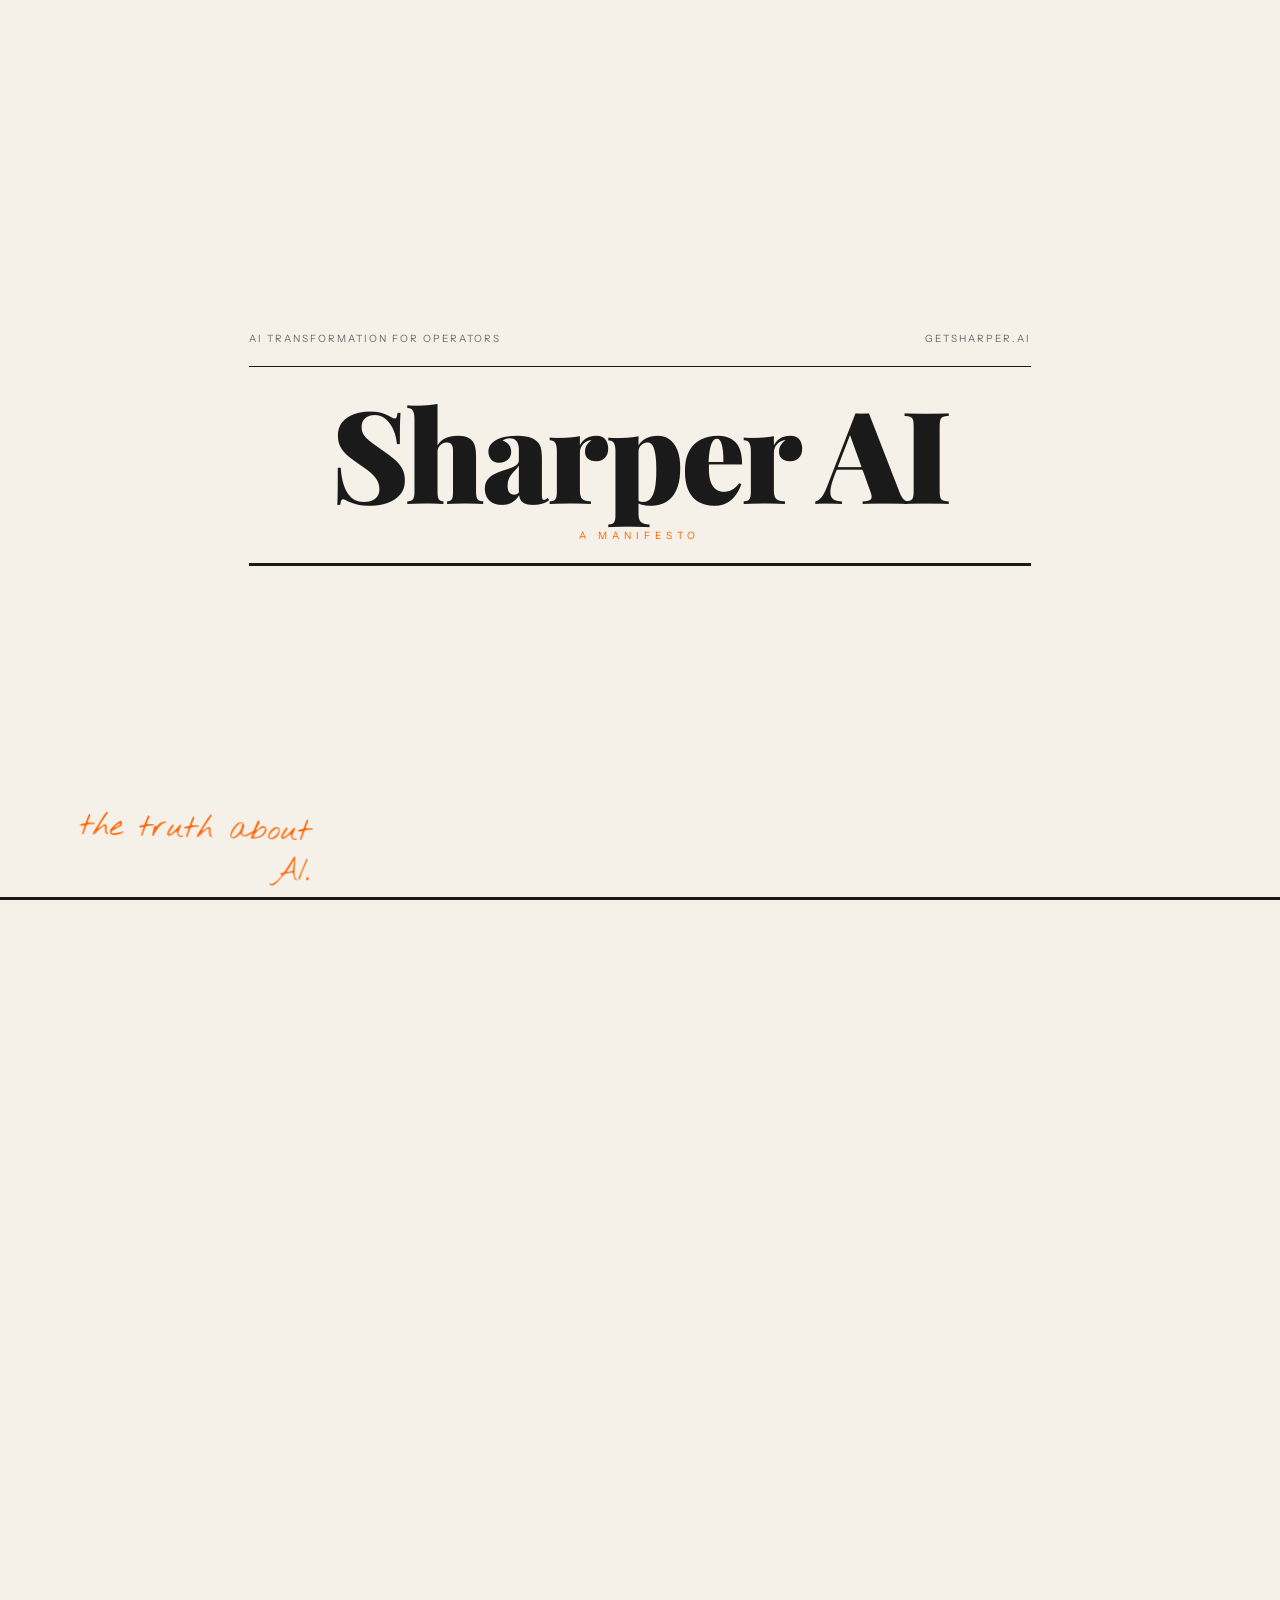
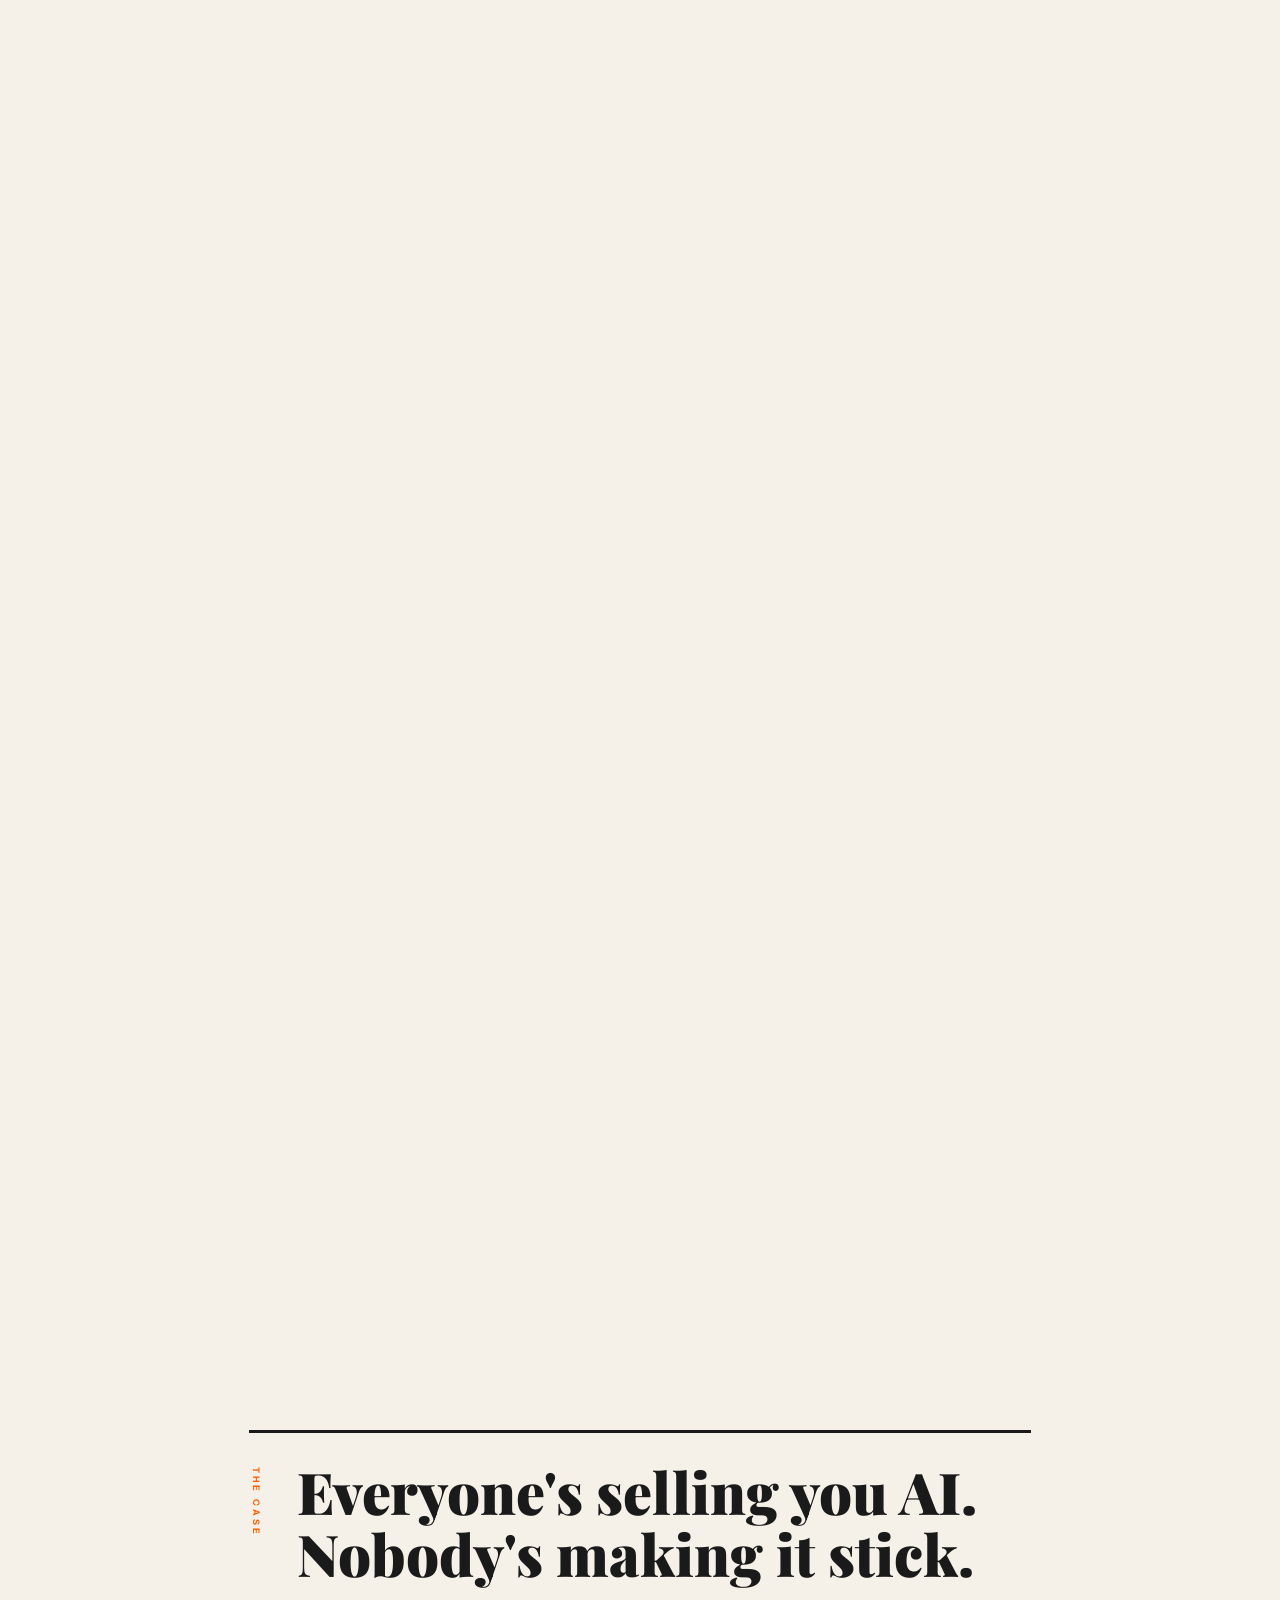
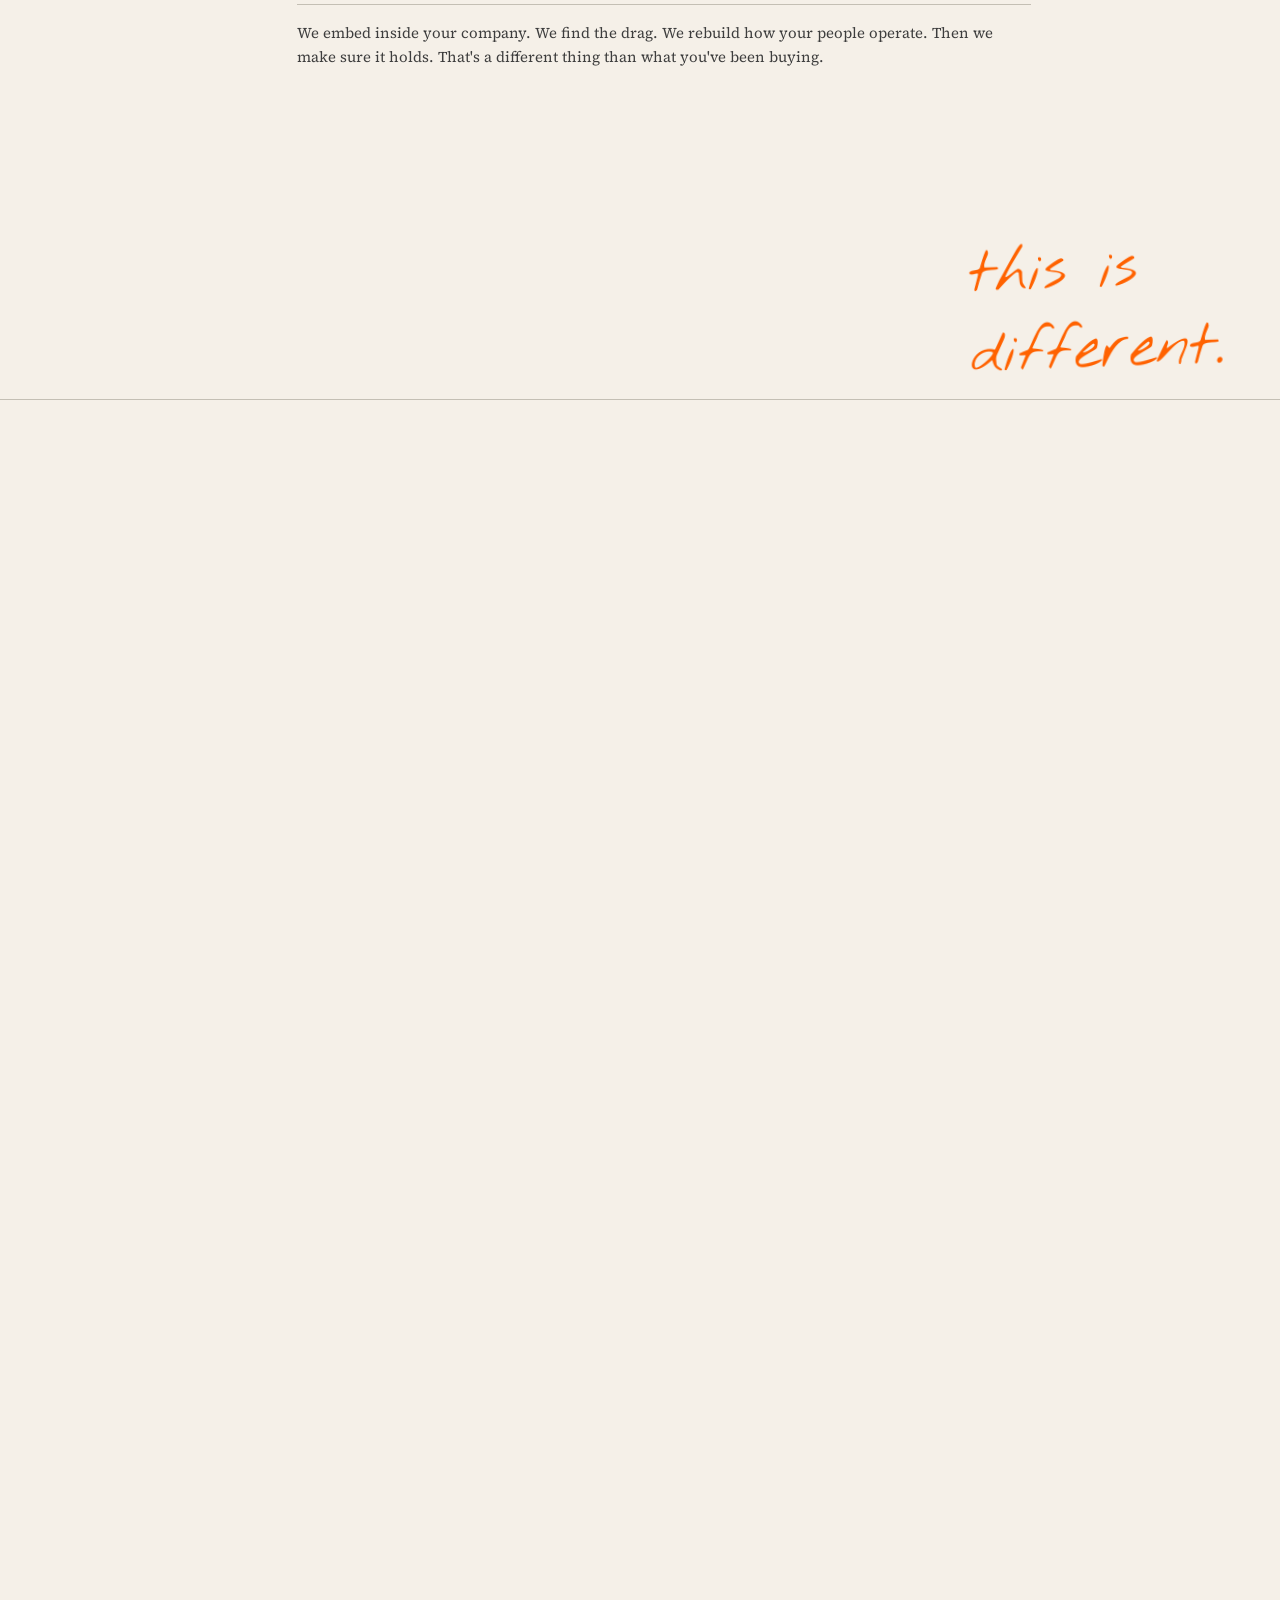
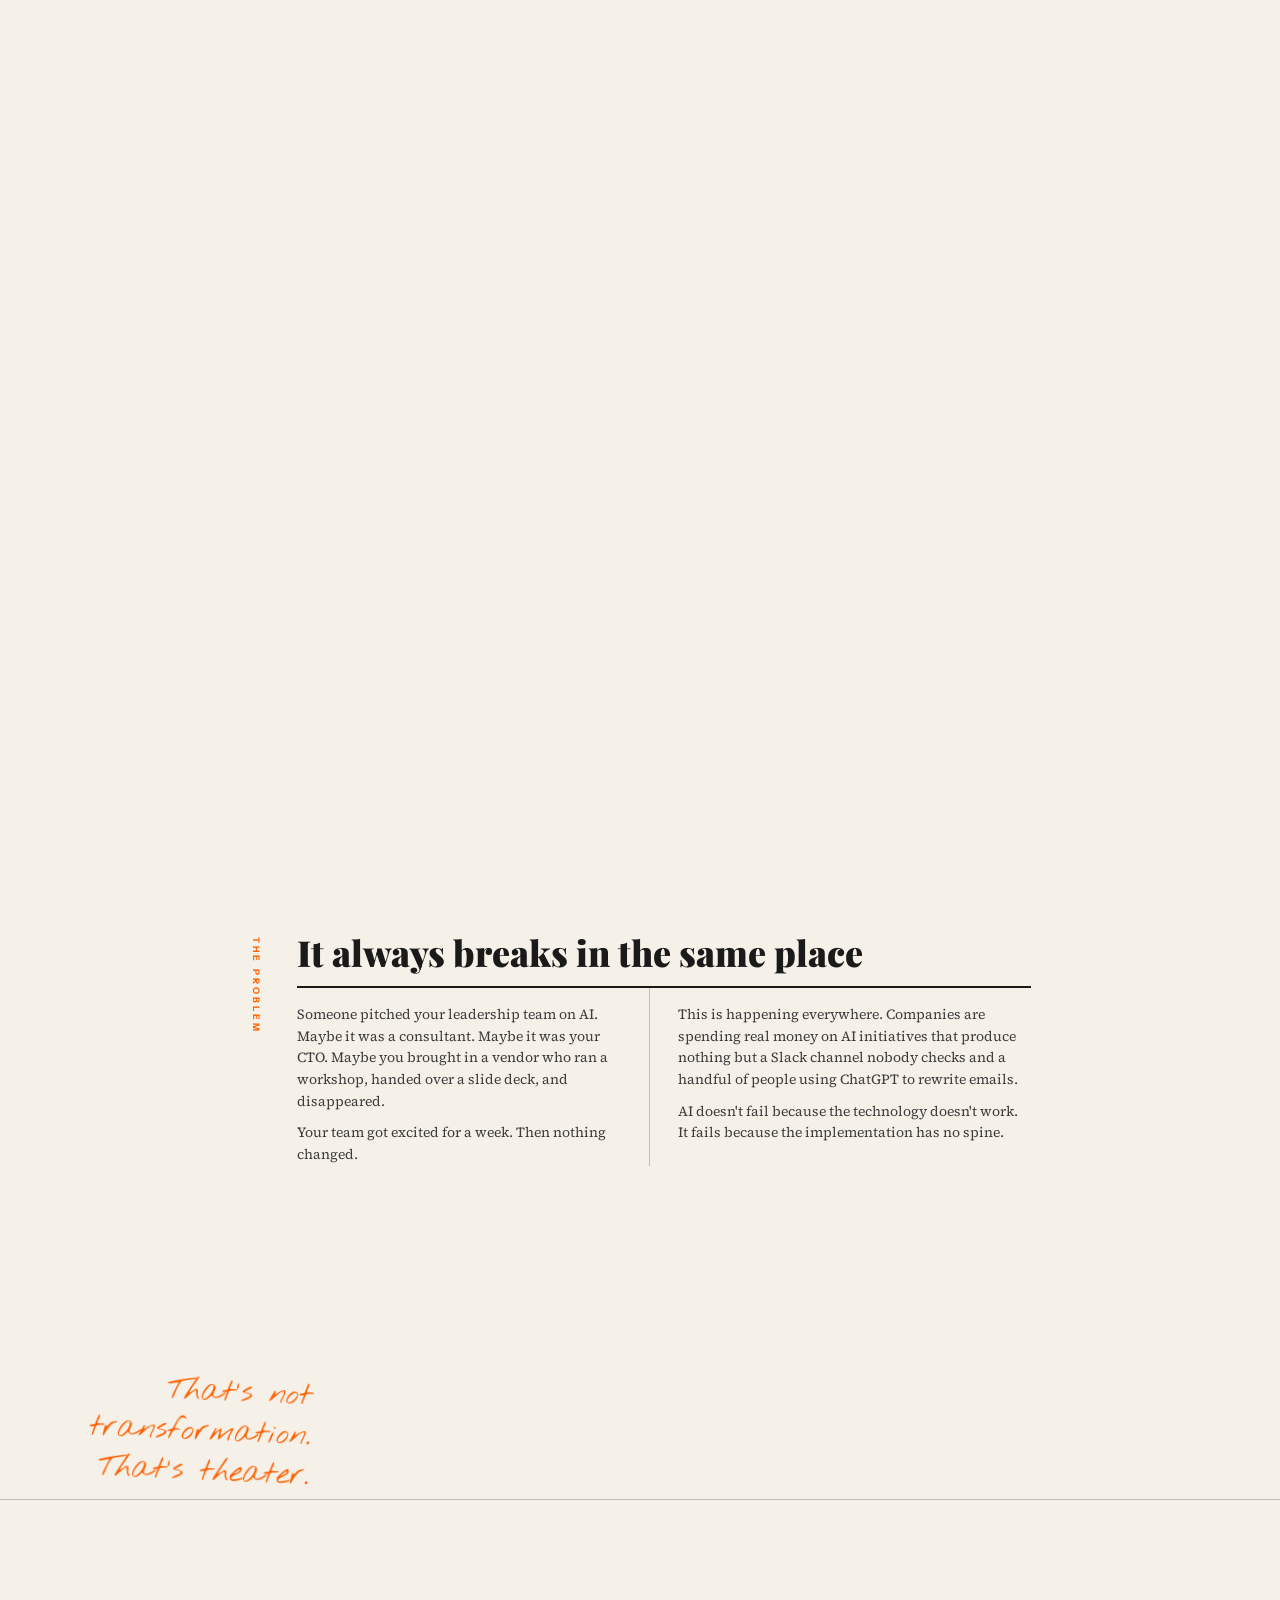
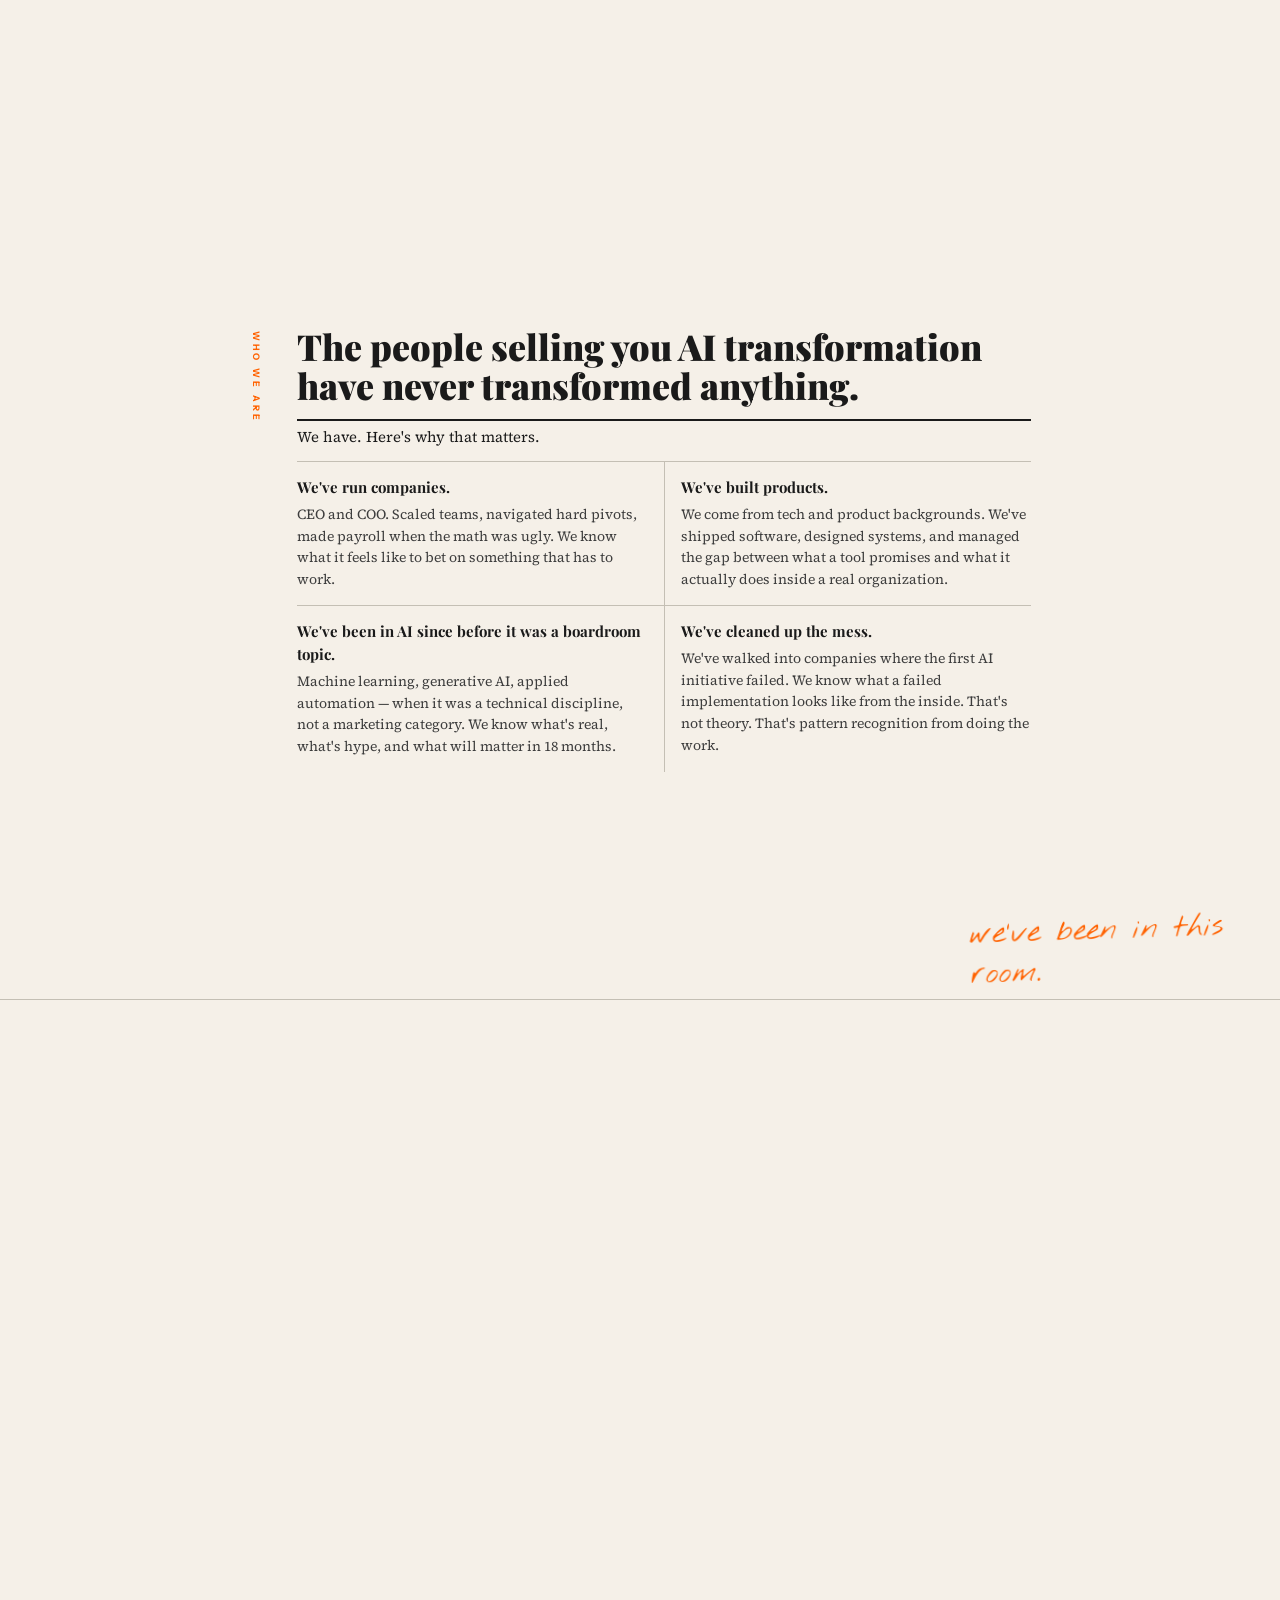
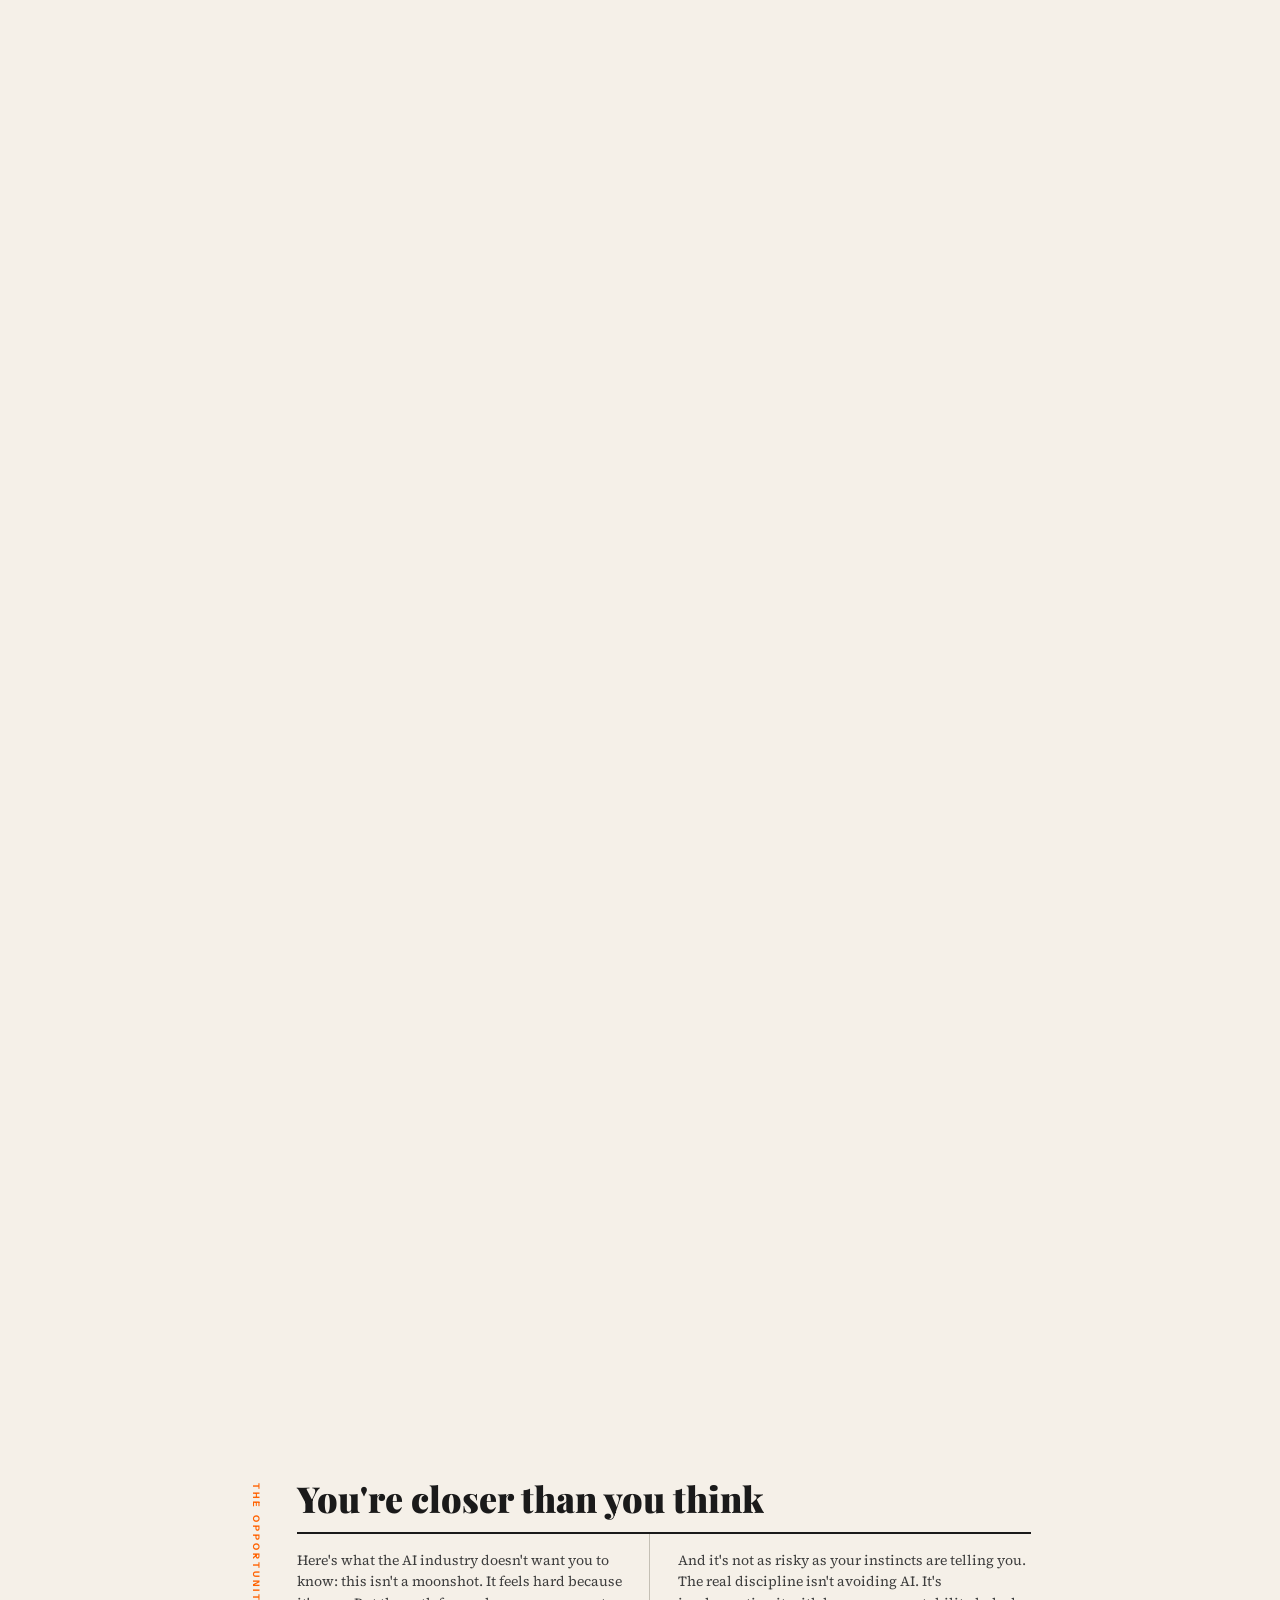
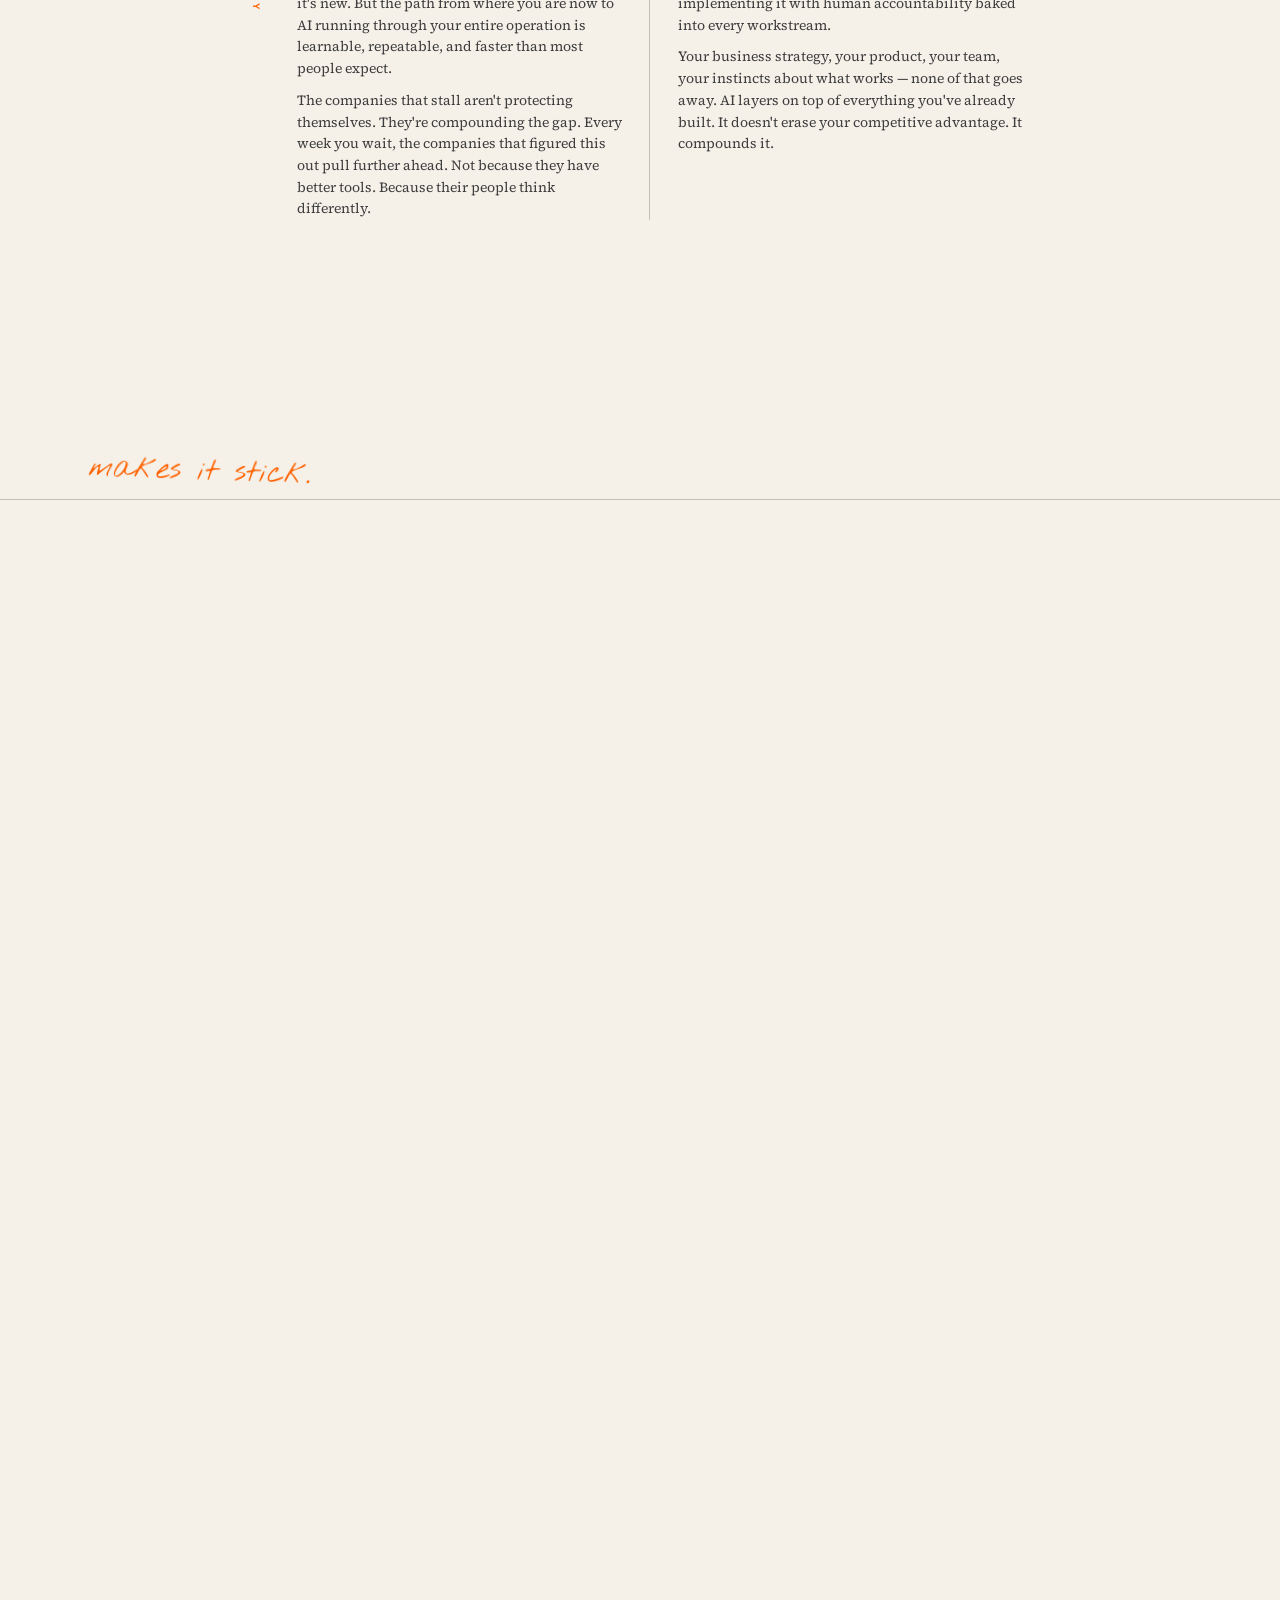
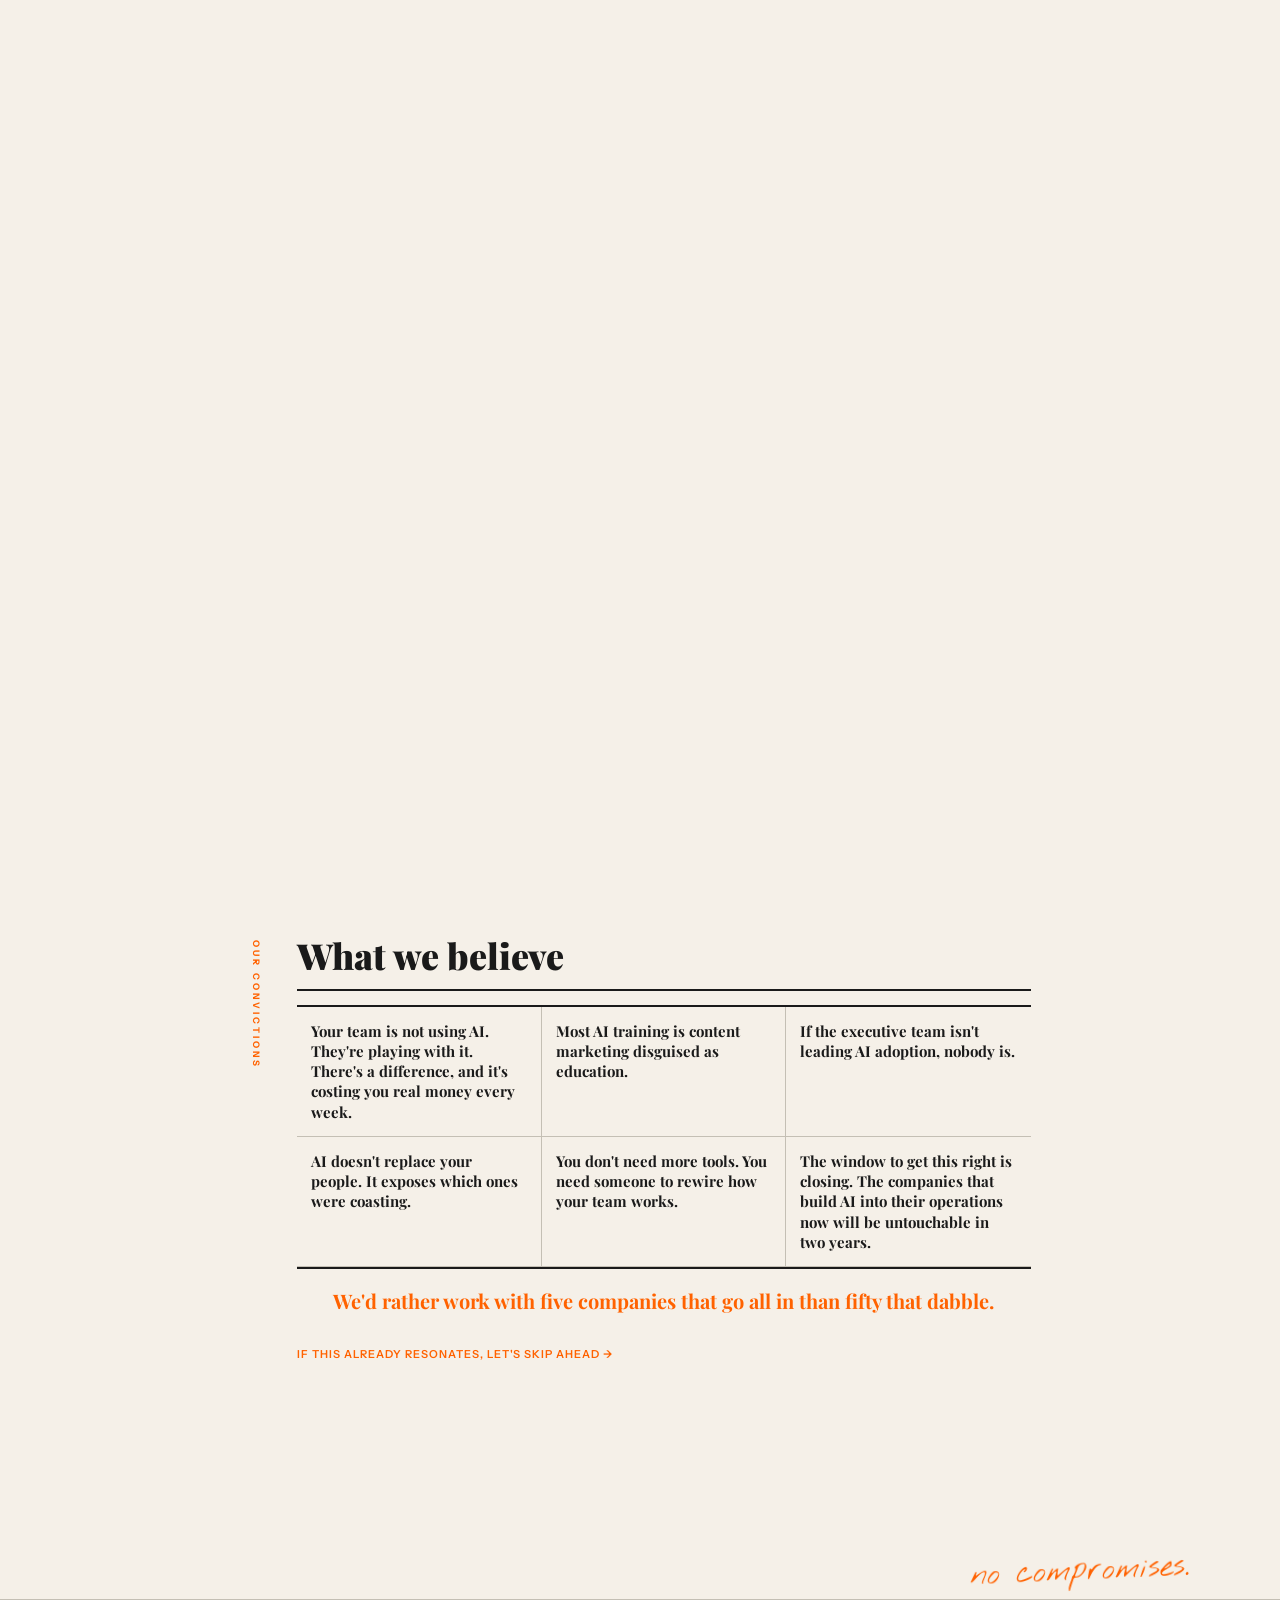
<file: manifesto.html>
<!DOCTYPE html>
<html lang="en">
<head>
<meta charset="UTF-8">
<meta name="viewport" content="width=device-width, initial-scale=1.0">
<title>Sharper AI — Manifesto</title>
<link href="https://fonts.googleapis.com/css2?family=Playfair+Display:ital,wght@0,400;0,700;0,900;1,400;1,700&family=Source+Serif+4:ital,wght@0,400;0,600;1,400&family=Instrument+Sans:wght@400;500;600;700&family=Nothing+You+Could+Do&display=swap" rel="stylesheet">
<style>
*, *::before, *::after { margin: 0; padding: 0; box-sizing: border-box; }

:root {
  --cream: #f5f0e8;
  --paper: #ede8dd;
  --ink: #1a1a1a;
  --ink-light: #3d3d3d;
  --ink-mid: #6b6b6b;
  --rule-light: #c4bfb4;
  --accent: #FF6200;
  --font-display: 'Playfair Display', serif;
  --font-body: 'Source Serif 4', serif;
  --font-sans: 'Instrument Sans', sans-serif;
  --font-script: 'Nothing You Could Do', cursive;
  /* 12-col grid tokens */
  --grid-gap:  24px;
  --grid-max:  1440px;
  --grid-pad:  48px;
}

html {
  scroll-snap-type: y mandatory;
  overflow-y: scroll;
  scroll-behavior: smooth;
}

body {
  background: var(--cream);
  color: var(--ink);
  font-family: var(--font-body);
  font-size: 14px;
  line-height: 1.55;
  -webkit-font-smoothing: antialiased;
}

/* ============================
   SNAP SHELL
   300vh wrapper → sticky 100vh section.
   Snap fires on wrapper (300vh apart), so
   the user scrolls 3× a viewport before the
   next section snaps into place.
   ============================ */
.snap-wrapper {
  height: 300vh;
  scroll-snap-align: start;
}

.snap {
  height: 100vh;
  position: sticky;
  top: 0;
  display: flex;
  align-items: center;
  justify-content: center;
  border-bottom: 1px solid var(--rule-light);
  overflow: hidden;
}

.snap-heavy     { border-bottom: 3px solid var(--ink); }
.snap-top-heavy { border-top: 3px solid var(--ink); border-bottom: none; }

/* ============================
   12-COLUMN PAGE GRID
   ─────────────────────────────
   Layer A (z-1)  : .hw — outer 3 cols, left OR right
   Layer B (z-2)  : .content-cols — middle 8 cols (3→11)
   Overlap zones  : col 3 (left) and col 10 (right)
   ============================ */
.page-grid {
  display: grid;
  grid-template-columns: repeat(12, 1fr);
  grid-template-rows: 1fr;
  column-gap: var(--grid-gap);
  max-width: var(--grid-max);
  width: 100%;
  padding: 0 var(--grid-pad);
  margin: 0 auto;
  height: 100%;
}

/* Middle 8 columns — main content */
.content-cols {
  grid-column: 3 / 11;
  grid-row: 1;
  align-self: center;
  position: relative;
  z-index: 2;
  min-width: 0; /* prevent grid blowout */
}

/* ============================
   HANDWRITTEN OVERLAYS
   Grid items in the outer 3 cols.
   align-self: end anchors to section bottom;
   JS translateY drives the parallax rise.
   ============================ */
.hw {
  grid-row: 1;
  align-self: end;
  z-index: 1;
  position: relative;
  font-family: var(--font-script);
  color: var(--accent);
  opacity: 1;
  pointer-events: none;
  line-height: 1.3;
  font-size: clamp(22px, 2.4vw, 38px);
  will-change: transform;
  padding-bottom: 8px;
}

.hw-left  {
  grid-column: 1 / 4;
  text-align: right;
  padding-right: 16px;
}

.hw-right {
  grid-column: 10 / 13;
  text-align: left;
  padding-left: 16px;
}

@media (prefers-reduced-motion: reduce) {
  .hw { opacity: 0.18; }
}

/* ============================
   INNER SECTION GRID (.sg)
   kicker col (20px) + two content cols
   ============================ */
.sg {
  display: grid;
  grid-template-columns: 20px 1fr 1fr;
  column-gap: 28px;
}

.sg-kicker {
  grid-column: 1;
  grid-row: 1 / 99;
  writing-mode: vertical-lr;
  font-family: var(--font-sans);
  font-size: 9px;
  font-weight: 700;
  letter-spacing: 3px;
  text-transform: uppercase;
  color: var(--accent);
  align-self: start;
  padding-top: 4px;
}

.sg-head {
  grid-column: 2 / 4;
  padding-bottom: 14px;
  border-bottom: 2px solid var(--ink);
}

.sg-body-l {
  grid-column: 2;
  padding-top: 16px;
  padding-right: 20px;
  border-right: 1px solid var(--rule-light);
}

.sg-body-r {
  grid-column: 3;
  padding-top: 16px;
}

.sg-full { grid-column: 2 / 4; }

/* ============================
   HEADLINES & TYPE
   ============================ */
h2 {
  font-family: var(--font-display);
  font-weight: 900;
  font-size: clamp(22px, 2.8vw, 36px);
  line-height: 1.08;
  color: var(--ink);
}

p {
  font-size: 14px;
  line-height: 1.55;
  color: var(--ink-light);
  margin-bottom: 10px;
}
p:last-child { margin-bottom: 0; }

p.lead {
  font-size: 15px;
  color: var(--ink);
  line-height: 1.6;
}

/* ============================
   CALLOUT / QUOTE
   ============================ */
.callout {
  border-left: 3px solid var(--accent);
  padding: 12px 16px;
  background: var(--paper);
  margin-top: 16px;
}

.callout-text {
  font-family: var(--font-display);
  font-weight: 700;
  font-size: clamp(15px, 1.8vw, 20px);
  line-height: 1.3;
  color: var(--ink);
}

.quote-bar {
  border-top: 3px solid var(--accent);
  padding-top: 14px;
  margin-top: 20px;
  font-family: var(--font-display);
  font-weight: 700;
  font-size: clamp(16px, 2vw, 22px);
  line-height: 1.3;
  color: var(--ink);
}

/* ============================
   CREDENTIAL GRID
   ============================ */
.cred-grid {
  display: grid;
  grid-template-columns: 1fr 1fr;
  border-top: 1px solid var(--rule-light);
}

.cred-item {
  padding: 14px 16px 14px 0;
  border-bottom: 1px solid var(--rule-light);
}

.cred-item:nth-child(even) {
  padding-left: 16px;
  padding-right: 0;
  border-left: 1px solid var(--rule-light);
}

.cred-item:nth-last-child(-n+2) { border-bottom: none; }

.cred-label {
  font-family: var(--font-display);
  font-weight: 700;
  font-size: 15px;
  color: var(--ink);
  margin-bottom: 5px;
}

/* ============================
   BELIEFS GRID
   ============================ */
.beliefs-grid {
  display: grid;
  grid-template-columns: 1fr 1fr 1fr;
  border-top: 2px solid var(--ink);
  margin-top: 14px;
}

.belief-item {
  padding: 14px;
  border-right: 1px solid var(--rule-light);
  border-bottom: 1px solid var(--rule-light);
  font-family: var(--font-display);
  font-weight: 700;
  font-size: clamp(12px, 1.4vw, 15px);
  line-height: 1.35;
  color: var(--ink);
}

.belief-item:nth-child(3n) { border-right: none; }

.belief-item.wide {
  grid-column: 1 / -1;
  border-right: none;
  border-bottom: none;
  border-top: 2px solid var(--ink);
  font-size: clamp(15px, 2vw, 20px);
  text-align: center;
  padding: 18px 24px;
  color: var(--accent);
}

.mid-cta {
  margin-top: 14px;
  font-family: var(--font-sans);
  font-size: 11px;
  font-weight: 600;
  letter-spacing: 1px;
  text-transform: uppercase;
}
.mid-cta a { color: var(--accent); text-decoration: none; }
.mid-cta a:hover { text-decoration: underline; }

/* ============================
   CONTRAST GRID
   ============================ */
.contrast-grid {
  display: grid;
  grid-template-columns: 1fr 1fr;
  border-top: 2px solid var(--ink);
  border-bottom: 1px solid var(--rule-light);
  margin-top: 16px;
}

.contrast-cell { padding: 14px 16px; }
.contrast-cell:first-child { border-right: 1px solid var(--rule-light); }

.contrast-cell h4 {
  font-family: var(--font-sans);
  font-size: 9px;
  font-weight: 700;
  letter-spacing: 3px;
  text-transform: uppercase;
  margin-bottom: 8px;
}

.contrast-cell.them h4 { color: var(--ink-mid); }
.contrast-cell.them p  { color: var(--ink-mid); font-size: 13px; }
.contrast-cell.us   h4 { color: var(--accent); }
.contrast-cell.us   p  { color: var(--ink); font-size: 13px; }

/* ============================
   TEAM NOTE
   ============================ */
.team-note {
  font-family: var(--font-sans);
  font-size: 11px;
  font-weight: 700;
  letter-spacing: 2px;
  text-transform: uppercase;
  color: var(--accent);
  border-top: 2px solid var(--ink);
  padding-top: 14px;
  margin-top: 4px;
}

/* ============================
   CTA BUTTON
   ============================ */
.cta-button {
  display: inline-block;
  margin-top: 24px;
  padding: 13px 48px;
  background: var(--ink);
  color: var(--cream);
  font-family: var(--font-sans);
  font-weight: 700;
  font-size: 11px;
  letter-spacing: 2px;
  text-decoration: none;
  text-transform: uppercase;
  transition: background 0.2s;
}
.cta-button:hover { background: var(--accent); }

/* ============================
   MASTHEAD (section 0)
   ============================ */
.masthead-snap { padding: 0; }

.masthead-content {
  display: flex;
  flex-direction: column;
  align-items: center;
  justify-content: center;
  text-align: center;
  height: 100%;
  padding: 40px 0;
}

.masthead-meta {
  display: flex;
  justify-content: space-between;
  width: 100%;
  font-family: var(--font-sans);
  font-size: 10px;
  letter-spacing: 2px;
  text-transform: uppercase;
  color: var(--ink-mid);
  padding-bottom: 20px;
  border-bottom: 1px solid var(--ink);
}

.masthead-title {
  font-family: var(--font-display);
  font-weight: 900;
  font-size: clamp(72px, 10vw, 130px);
  letter-spacing: -3px;
  line-height: 0.88;
  color: var(--ink);
  padding: 28px 0 20px;
}

.masthead-sub {
  font-family: var(--font-sans);
  font-size: 10px;
  letter-spacing: 5px;
  text-transform: uppercase;
  color: var(--accent);
  padding-bottom: 20px;
}

.masthead-rule {
  width: 100%;
  height: 3px;
  background: var(--ink);
}

/* ============================
   HERO (section 1)
   ============================ */
.hero-snap { padding: 0; }

.hero-inner {
  display: grid;
  grid-template-columns: 20px 1fr 1fr;
  column-gap: 28px;
  border-top: 3px solid var(--ink);
  padding-top: 28px;
  width: 100%;
}

.hero-head {
  grid-column: 2 / 4;
  font-family: var(--font-display);
  font-weight: 900;
  font-size: clamp(30px, 4.5vw, 58px);
  line-height: 1.06;
  color: var(--ink);
  padding-bottom: 20px;
  border-bottom: 1px solid var(--rule-light);
}

.hero-kicker {
  grid-column: 1;
  grid-row: 1 / 99;
  writing-mode: vertical-lr;
  font-family: var(--font-sans);
  font-size: 9px;
  font-weight: 700;
  letter-spacing: 3px;
  text-transform: uppercase;
  color: var(--accent);
  align-self: start;
  padding-top: 6px;
}

.hero-sub {
  grid-column: 2 / 4;
  padding-top: 16px;
  font-size: 15px;
  line-height: 1.6;
  color: var(--ink-light);
}

/* ============================
   FOOTER
   ============================ */
footer {
  min-height: 72px;
  display: flex;
  justify-content: space-between;
  align-items: center;
  padding: 20px var(--grid-pad);
  border-top: 1px solid var(--rule-light);
}

footer span, footer a {
  font-family: var(--font-sans);
  font-size: 10px;
  letter-spacing: 3px;
  color: var(--ink-mid);
  text-transform: uppercase;
  text-decoration: none;
}
footer a:hover { color: var(--accent); }

/* ============================
   RESPONSIVE
   ============================ */
/* ============================
   TABLET  ≤ 900px
   hw: absolute overlay, 33vw wide
   ============================ */
@media (max-width: 900px) {
  .page-grid {
    grid-template-columns: 1fr;
    grid-template-rows: 1fr;
    column-gap: 0;
    padding: 0;
    height: 100%;
    position: relative; /* containing block for absolute hw */
  }

  /* hw floats over content as absolute overlay */
  .hw {
    position: absolute;
    bottom: 12px;
    width: 33vw;
    font-size: clamp(16px, 3vw, 26px);
    align-self: auto;
    padding-bottom: 0;
    z-index: 3;
  }

  .hw-left {
    grid-column: auto;
    left: 16px;
    right: auto;
    text-align: left;
    padding-left: 0;
    padding-right: 0;
  }

  .hw-right {
    grid-column: auto;
    right: 16px;
    left: auto;
    text-align: left;
    padding-left: 0;
    padding-right: 0;
  }

  .content-cols {
    grid-column: 1;
    grid-row: 1;
    padding: 28px 20px;
    align-self: center;
  }

  .sg, .hero-inner { grid-template-columns: 1fr; }

  .sg-kicker, .hero-kicker {
    writing-mode: horizontal-tb;
    grid-row: auto;
    margin-bottom: 6px;
  }

  .sg-head, .sg-body-l, .sg-body-r, .sg-full,
  .hero-head, .hero-sub {
    grid-column: 1;
    padding-left: 0;
    padding-right: 0;
    border-left: none;
    border-right: none;
  }

  .sg-body-l {
    border-right: none;
    border-bottom: 1px solid var(--rule-light);
    padding-bottom: 14px;
  }

  .beliefs-grid   { grid-template-columns: 1fr 1fr; }
  .belief-item:nth-child(3n) { border-right: 1px solid var(--rule-light); }
  .belief-item:nth-child(2n) { border-right: none; }

  .contrast-grid  { grid-template-columns: 1fr; }
  .contrast-cell:first-child { border-right: none; border-bottom: 1px solid var(--rule-light); }

  .cred-grid      { grid-template-columns: 1fr; }
  .cred-item:nth-child(even) { padding-left: 0; border-left: none; }
  .cred-item { border-bottom: 1px solid var(--rule-light) !important; }

  .masthead-title { font-size: clamp(36px, 10vw, 60px); padding: 16px 0 12px; }

  footer { padding: 16px; flex-direction: column; gap: 6px; text-align: center; }
}

/* ============================
   MOBILE  ≤ 600px
   hw: 75vw wide, half the content gutter (10px),
   in front of content (z-index: 10)
   ============================ */
@media (max-width: 600px) {
  .hw {
    width: 75vw;
    font-size: clamp(20px, 6vw, 32px);
    z-index: 10;
  }

  .hw-left  { left: 10px; }
  .hw-right { right: 10px; }

  .content-cols { z-index: 1; }
}

/* ============================
   HERO HW  — larger callout variant
   2× font size on desktop; full-width,
   centered on mobile breakpoints.
   Add .hw-hero alongside .hw-left / .hw-right.
   ============================ */
.hw-hero {
  font-size: clamp(44px, 4.8vw, 76px);
}

@media (max-width: 900px) {
  .hw-hero {
    left: 16px;
    right: 16px;
    width: auto;
    text-align: center;
  }
}

@media (max-width: 600px) {
  .hw-hero {
    left: 10px;
    right: 10px;
    width: auto;
    font-size: clamp(32px, 10vw, 56px);
  }
}

/* ============================
   SCROLLABLE SECTIONS  (JS-toggled)
   Added by JS when .content-cols scrollHeight
   exceeds the viewport. Removes the sticky/300vh
   shell so content flows at natural height.
   The next snap fires only after the bottom
   of the section content is scrolled past.
   ============================ */
.snap--scrollable {
  height: auto !important;
  min-height: 100vh;
  position: static !important;
  overflow: visible !important;
  align-items: flex-start !important;
}

.snap--scrollable .page-grid {
  height: auto !important;
  padding-top: 48px;
  padding-bottom: 48px;
}
</style>
</head>
<body>

<!-- ============================
     0. MASTHEAD — hw LEFT
     ============================ -->
<div class="snap-wrapper">
<header class="snap masthead-snap snap-heavy">
  <div class="page-grid">
    <div class="hw hw-left" style="--hw-rot: 1.5deg;">the truth about AI.</div>
    <div class="content-cols masthead-content">
      <div class="masthead-meta">
        <span>AI Transformation for Operators</span>
        <span>getsharper.ai</span>
      </div>
      <div class="masthead-title">Sharper AI</div>
      <div class="masthead-sub">A Manifesto</div>
      <div class="masthead-rule"></div>
    </div>
  </div>
</header>
</div>

<!-- ============================
     1. HERO — hw RIGHT
     ============================ -->
<div class="snap-wrapper">
<section class="snap hero-snap">
  <div class="page-grid">
    <div class="content-cols">
      <div class="hero-inner">
        <div class="hero-kicker">The Case</div>
        <h1 class="hero-head">Everyone's selling you AI. Nobody's making it&nbsp;stick.</h1>
        <p class="hero-sub">We embed inside your company. We find the drag. We rebuild how your people operate. Then we make sure it holds. That's a different thing than what you've been buying.</p>
      </div>
    </div>
    <div class="hw hw-right hw-hero" style="--hw-rot: -2deg;">this is different.</div>
  </div>
</section>
</div>

<!-- ============================
     2. THE PROBLEM — hw LEFT
     ============================ -->
<div class="snap-wrapper">
<section class="snap">
  <div class="page-grid">
    <div class="hw hw-left" style="--hw-rot: 2.5deg;">That's not transformation. That's theater.</div>
    <div class="content-cols">
      <div class="sg">
        <div class="sg-kicker">The Problem</div>
        <div class="sg-head">
          <h2>It always breaks in the same place</h2>
        </div>
        <div class="sg-body-l">
          <p>Someone pitched your leadership team on AI. Maybe it was a consultant. Maybe it was your CTO. Maybe you brought in a vendor who ran a workshop, handed over a slide deck, and disappeared.</p>
          <p>Your team got excited for a week. Then nothing changed.</p>
        </div>
        <div class="sg-body-r">
          <p>This is happening everywhere. Companies are spending real money on AI initiatives that produce nothing but a Slack channel nobody checks and a handful of people using ChatGPT to rewrite emails.</p>
          <p>AI doesn't fail because the technology doesn't work. It fails because the implementation has no spine.</p>
        </div>
      </div>
    </div>
  </div>
</section>
</div>

<!-- ============================
     3. CREDIBILITY — hw RIGHT
     ============================ -->
<div class="snap-wrapper">
<section class="snap">
  <div class="page-grid">
    <div class="content-cols">
      <div class="sg">
        <div class="sg-kicker">Who We Are</div>
        <div class="sg-head">
          <h2>The people selling you AI transformation have never transformed&nbsp;anything.</h2>
        </div>
        <div class="sg-full" style="padding-top: 4px; padding-bottom: 12px;">
          <p class="lead">We have. Here's why that matters.</p>
        </div>
        <div class="sg-full">
          <div class="cred-grid">
            <div class="cred-item">
              <div class="cred-label">We've run companies.</div>
              <p>CEO and COO. Scaled teams, navigated hard pivots, made payroll when the math was ugly. We know what it feels like to bet on something that has to work.</p>
            </div>
            <div class="cred-item">
              <div class="cred-label">We've built products.</div>
              <p>We come from tech and product backgrounds. We've shipped software, designed systems, and managed the gap between what a tool promises and what it actually does inside a real organization.</p>
            </div>
            <div class="cred-item">
              <div class="cred-label">We've been in AI since before it was a boardroom topic.</div>
              <p>Machine learning, generative AI, applied automation — when it was a technical discipline, not a marketing category. We know what's real, what's hype, and what will matter in 18 months.</p>
            </div>
            <div class="cred-item">
              <div class="cred-label">We've cleaned up the mess.</div>
              <p>We've walked into companies where the first AI initiative failed. We know what a failed implementation looks like from the inside. That's not theory. That's pattern recognition from doing the work.</p>
            </div>
          </div>
        </div>
      </div>
    </div>
    <div class="hw hw-right" style="--hw-rot: -1.8deg;">we've been in this room.</div>
  </div>
</section>
</div>

<!-- ============================
     4. THE OPPORTUNITY — hw LEFT
     ============================ -->
<div class="snap-wrapper">
<section class="snap">
  <div class="page-grid">
    <div class="hw hw-left" style="--hw-rot: 2deg;">makes it stick.</div>
    <div class="content-cols">
      <div class="sg">
        <div class="sg-kicker">The Opportunity</div>
        <div class="sg-head">
          <h2>You're closer than you think</h2>
        </div>
        <div class="sg-body-l">
          <p>Here's what the AI industry doesn't want you to know: this isn't a moonshot. It feels hard because it's new. But the path from where you are now to AI running through your entire operation is learnable, repeatable, and faster than most people expect.</p>
          <p>The companies that stall aren't protecting themselves. They're compounding the gap. Every week you wait, the companies that figured this out pull further ahead. Not because they have better tools. Because their people think differently.</p>
        </div>
        <div class="sg-body-r">
          <p>And it's not as risky as your instincts are telling you. The real discipline isn't avoiding AI. It's implementing it with human accountability baked into every workstream.</p>
          <p>Your business strategy, your product, your team, your instincts about what works — none of that goes away. AI layers on top of everything you've already built. It doesn't erase your competitive advantage. It compounds it.</p>
        </div>
      </div>
    </div>
  </div>
</section>
</div>

<!-- ============================
     5. BELIEFS — hw RIGHT
     ============================ -->
<div class="snap-wrapper">
<section class="snap">
  <div class="page-grid">
    <div class="content-cols">
      <div class="sg">
        <div class="sg-kicker">Our Convictions</div>
        <div class="sg-head">
          <h2>What we believe</h2>
        </div>
        <div class="sg-full">
          <div class="beliefs-grid">
            <div class="belief-item">Your team is not using AI. They're playing with it. There's a difference, and it's costing you real money every week.</div>
            <div class="belief-item">Most AI training is content marketing disguised as education.</div>
            <div class="belief-item">If the executive team isn't leading AI adoption, nobody is.</div>
            <div class="belief-item">AI doesn't replace your people. It exposes which ones were coasting.</div>
            <div class="belief-item">You don't need more tools. You need someone to rewire how your team works.</div>
            <div class="belief-item">The window to get this right is closing. The companies that build AI into their operations now will be untouchable in two years.</div>
            <div class="belief-item wide">We'd rather work with five companies that go all in than fifty that dabble.</div>
          </div>
        </div>
        <div class="sg-full">
          <div class="mid-cta">
            <a href="https://calendly.com/thechrisdumas/30min" target="_blank">If this already resonates, let's skip ahead →</a>
          </div>
        </div>
      </div>
    </div>
    <div class="hw hw-right" style="--hw-rot: -2.5deg;">no compromises.</div>
  </div>
</section>
</div>

<!-- ============================
     6. EMBEDDED VS EXTERNAL — hw LEFT
     ============================ -->
<div class="snap-wrapper">
<section class="snap">
  <div class="page-grid">
    <div class="hw hw-left" style="--hw-rot: 1.8deg;">Embedded looks like a partner.</div>
    <div class="content-cols">
      <div class="sg">
        <div class="sg-kicker">The Difference</div>
        <div class="sg-head">
          <h2>There's a reason nothing changed last time</h2>
        </div>
        <div class="sg-body-l">
          <p>Most AI companies work like this: they come in, run a session, leave materials, and send an invoice. Their work ends where yours begins. You're left trying to turn a workshop into an operating change with no support, no system, and no accountability.</p>
          <p>That's external. That's what you've been buying.</p>
        </div>
        <div class="sg-body-r">
          <div class="contrast-grid">
            <div class="contrast-cell them">
              <h4>External</h4>
              <p>Shows up for a day. Presents to your team. Leaves a slide deck. Moves on. You figure out the hard part alone.</p>
            </div>
            <div class="contrast-cell us">
              <h4>Embedded</h4>
              <p>Moves in for weeks. Works alongside your people. Rebuilds workflows in context. Stays until the change holds.</p>
            </div>
          </div>
        </div>
      </div>
    </div>
  </div>
</section>
</div>

<!-- ============================
     7. HOW WE WORK — hw RIGHT
     ============================ -->
<div class="snap-wrapper">
<section class="snap">
  <div class="page-grid">
    <div class="content-cols">
      <div class="sg">
        <div class="sg-kicker">The Engagement</div>
        <div class="sg-head">
          <h2>How this works</h2>
        </div>
        <div class="sg-body-l">
          <p>We take on a small number of companies at a time. Single digits. Every engagement gets our senior team, not a bench of juniors running a playbook.</p>
          <p>We start with your leadership. A two-day intensive where your executive team gets aligned on what AI actually changes for your business, what to prioritize, and what to ignore. No theory. Decisions and a 90-day plan.</p>
        </div>
        <div class="sg-body-r">
          <p>Then we embed. We work inside your company for weeks, not hours. We map your workflows, retrain your people in the context of their actual jobs, build the automations that matter, and put measurement in place so you can see what's working.</p>
          <p>We stay until it sticks. That's the commitment we make.</p>
        </div>
      </div>
    </div>
    <div class="hw hw-right" style="--hw-rot: -2deg;">we're expensive because it works.</div>
  </div>
</section>
</div>

<!-- ============================
     8. THE COMMITMENT — hw LEFT
     ============================ -->
<div class="snap-wrapper">
<section class="snap">
  <div class="page-grid">
    <div class="hw hw-left" style="--hw-rot: 2.2deg;">done with the half-measures.</div>
    <div class="content-cols">
      <div class="sg">
        <div class="sg-kicker">The Commitment</div>
        <div class="sg-head">
          <h2>We will also say no to you.</h2>
        </div>
        <div class="sg-body-l">
          <p>If your executive team isn't in the room, we pass. If you want a half-day workshop so you can check a box, we pass. If your idea of AI transformation is buying Copilot licenses and hoping for the best, we pass.</p>
        </div>
        <div class="sg-body-r">
          <p>We need commitment. Real commitment. The kind where you're willing to let us tell your team that how they've been working isn't good enough anymore.</p>
          <p>The companies that get the most from this engagement are the ones who decide, before we start, that they're done with the half-measures.</p>
        </div>
      </div>
    </div>
  </div>
</section>
</div>

<!-- ============================
     9. TEAM — hw RIGHT
     ============================ -->
<div class="snap-wrapper">
<section class="snap">
  <div class="page-grid">
    <div class="content-cols">
      <div class="sg">
        <div class="sg-kicker">The Team</div>
        <div class="sg-head">
          <h2>Who does the work</h2>
        </div>
        <div class="sg-body-l">
          <p>This isn't a firm where you talk to the senior partner and get handed to someone you've never met.</p>
          <p>Chris Dumas is our founder. Former CEO and COO who's scaled companies from the inside. He touches every engagement because he gives a shit about you, your team, and your company. He's the person in the room with your leadership team and the person in the workflows with your people.</p>
        </div>
        <div class="sg-body-r">
          <p>The team around him has built products you've used, led organizations you'd recognize, and shipped AI systems that actually run in production. They come from operations, engineering, and product backgrounds.</p>
          <p>You meet your team before anything starts. They're dedicated to your engagement. Not split across a dozen accounts. Not swapped out halfway through.</p>
        </div>
      </div>
    </div>
    <div class="hw hw-right" style="--hw-rot: -1.5deg;">No juniors. No subcontractors. No bait and switch.</div>
  </div>
</section>
</div>

<!-- ============================
     10. CTA — hw LEFT
     ============================ -->
<div class="snap-wrapper">
<section class="snap snap-top-heavy">
  <div class="page-grid">
    <div class="hw hw-left hw-hero" style="--hw-rot: 2deg;">let's find out.</div>
    <div class="content-cols" style="text-align: center;">
      <h2 style="font-size: clamp(28px, 4vw, 48px); margin-bottom: 14px;">Let's see if we're a fit.</h2>
      <p style="font-size: 15px; color: var(--ink-light); margin-bottom: 8px;">Not every company is ready for this. That's fine. We'd rather have an honest conversation now than waste your time later.</p>
      <p style="font-size: 15px; color: var(--ink-light);">No pitch. No slide deck. Just two people who run businesses figuring out if this is worth doing together.</p>
      <a href="https://calendly.com/thechrisdumas/30min" class="cta-button" target="_blank">Let's Talk</a>
    </div>
  </div>
</section>
</div>

<footer>
  <span>Sharper AI</span>
  <a href="mailto:chris@getsharper.ai">chris@getsharper.ai</a>
</footer>

<script>
  // Parallax for .hw overlays.
  // Skips sections marked .snap--scrollable (handled by natural document scroll).
  (function () {
    const hwEls = document.querySelectorAll('.hw');
    let rafId = null;

    function update() {
      const VH = window.innerHeight;
      hwEls.forEach(hw => {
        const section = hw.closest('.snap');
        const wrapper = section ? section.parentElement : null;
        if (!wrapper) return;
        const rotBase = parseFloat(
          getComputedStyle(hw).getPropertyValue('--hw-rot').trim()
        ) || -2;
        const rot = rotBase * (window.innerWidth <= 600 ? 3 : 1);
        let progress, travelY;
        if (section.classList.contains('snap--scrollable')) {
          // Normal document flow: track section position as it scrolls through viewport.
          // progress 0 when section top enters viewport, 1 when section bottom leaves.
          const rect = section.getBoundingClientRect();
          const sectionH = section.offsetHeight;
          progress = Math.max(0, Math.min(1, (VH - rect.top) / (sectionH + VH)));
          // Travel the full section height so hw reaches the top of the section
          travelY = sectionH * 0.9;
        } else {
          // Sticky section: wrapper.top goes from 0 → -(2*VH) during dwell
          const rect = wrapper.getBoundingClientRect();
          progress = Math.max(0, Math.min(1, -rect.top / (VH * 2)));
          travelY = VH * 0.75;
        }
        hw.style.transform = `translateY(${-progress * travelY}px) rotate(${rot}deg)`;
      });
      rafId = null;
    }

    window.addEventListener('scroll', () => {
      if (!rafId) rafId = requestAnimationFrame(update);
    }, { passive: true });

    window.addEventListener('resize', () => {
      if (!rafId) rafId = requestAnimationFrame(update);
    }, { passive: true });

    if (document.readyState === 'complete') update();
    else window.addEventListener('load', update);
  }());

  // Overflow detection: when .content-cols scrollHeight > viewport,
  // collapse the 300vh wrapper to auto so content scrolls naturally.
  // The next snap section only fires after the bottom is cleared.
  (function () {
    function checkOverflow() {
      const VH = window.innerHeight;
      document.querySelectorAll('.snap').forEach(section => {
        const contentCols = section.querySelector('.content-cols');
        if (!contentCols) return;
        const overflows = contentCols.scrollHeight > VH - 80;
        const isScrollable = section.classList.contains('snap--scrollable');
        const wrapper = section.parentElement;

        if (overflows && !isScrollable) {
          section.classList.add('snap--scrollable');
          if (wrapper?.classList.contains('snap-wrapper')) {
            wrapper.style.height = 'auto';
            wrapper.style.minHeight = '100vh';
          }
        } else if (!overflows && isScrollable) {
          section.classList.remove('snap--scrollable');
          if (wrapper?.classList.contains('snap-wrapper')) {
            wrapper.style.height = '';
            wrapper.style.minHeight = '';
          }
        }
      });
    }

    window.addEventListener('resize', checkOverflow);
    if (document.readyState === 'complete') checkOverflow();
    else window.addEventListener('load', checkOverflow);
  }());
</script>
</body>
</html>
</file>
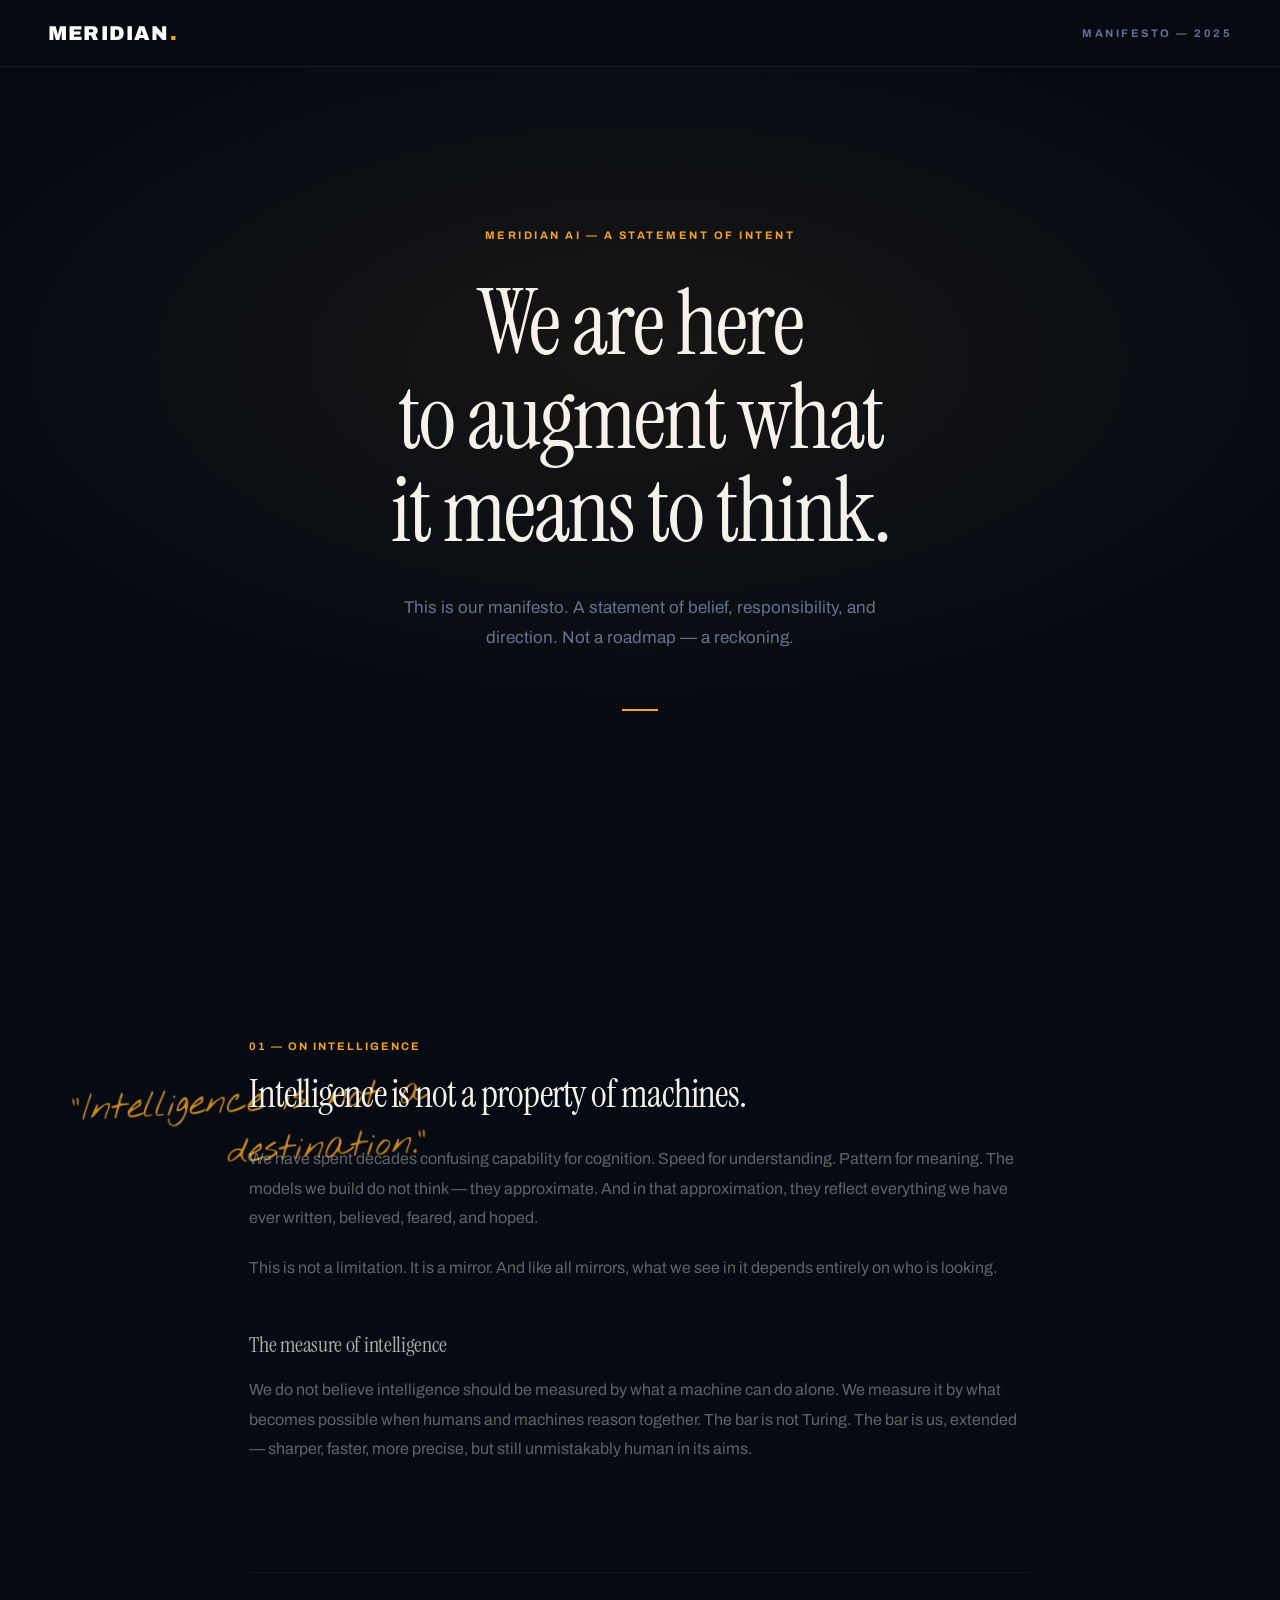
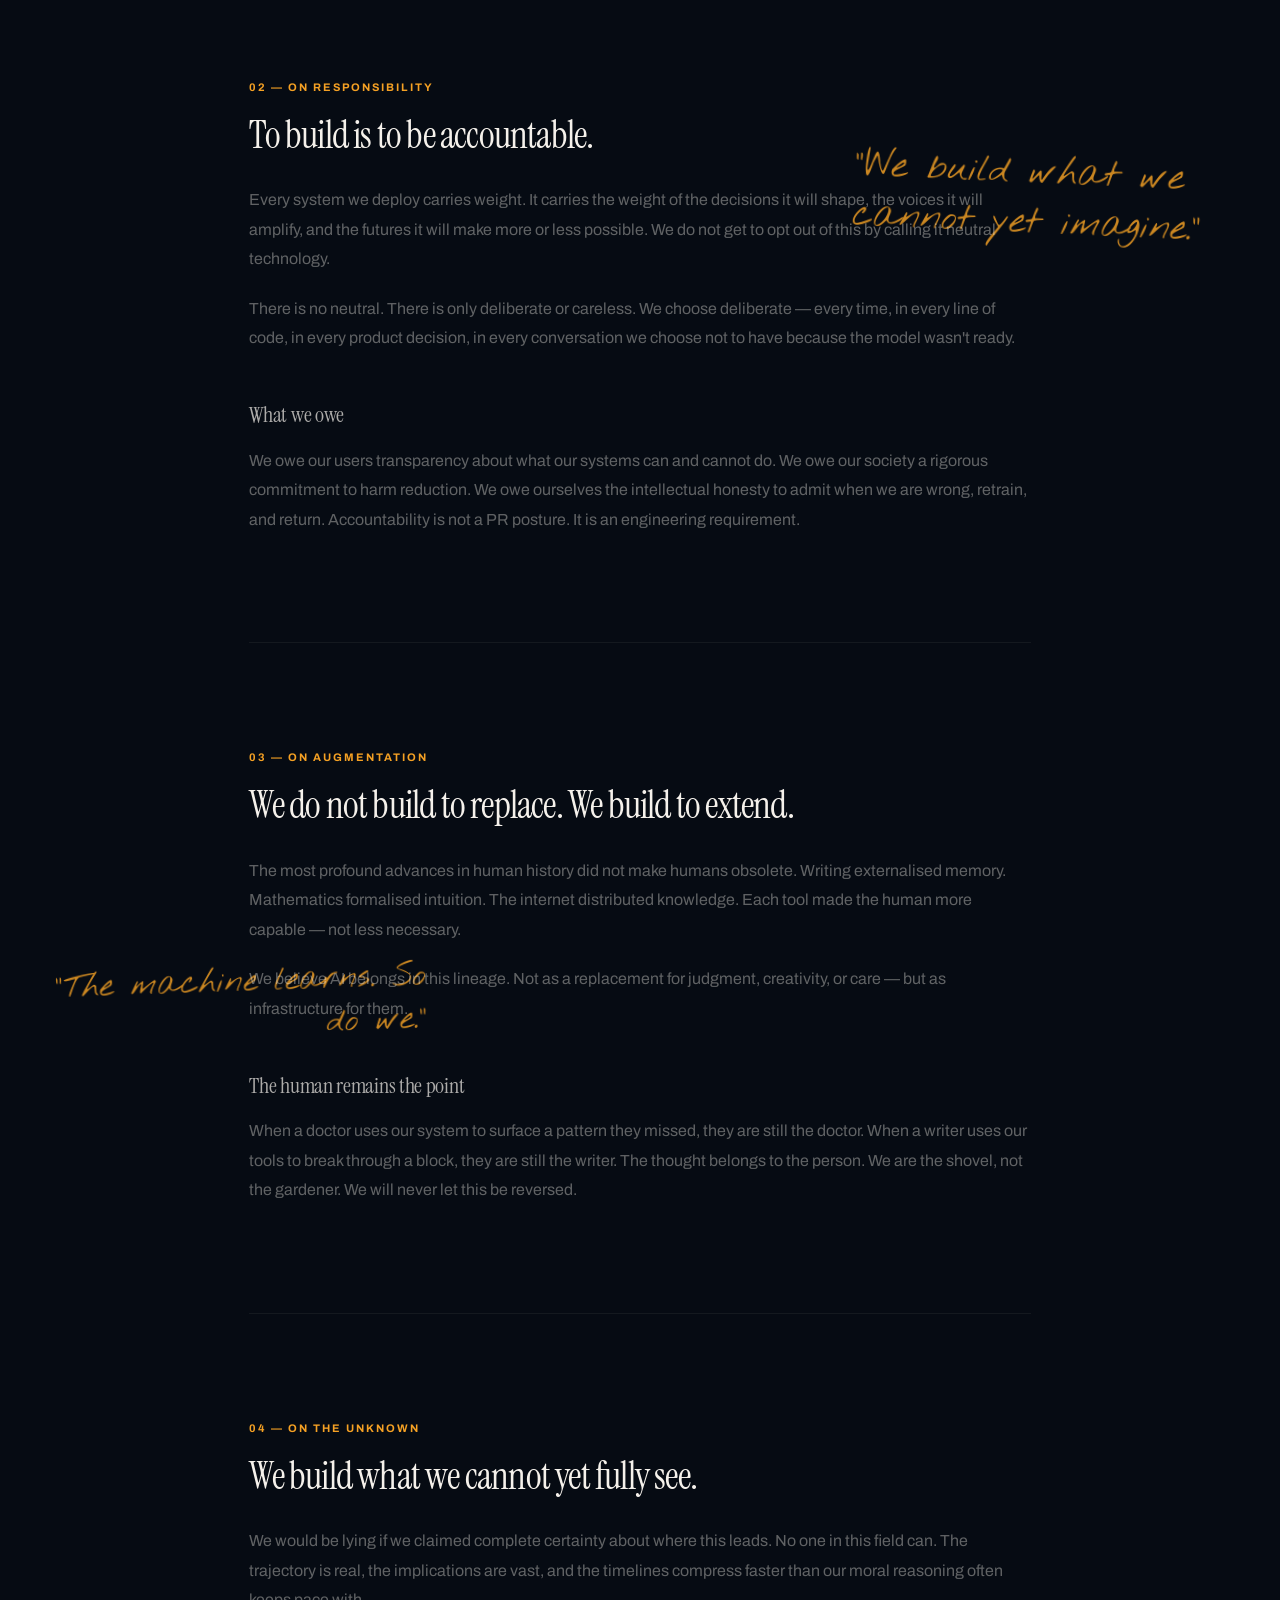
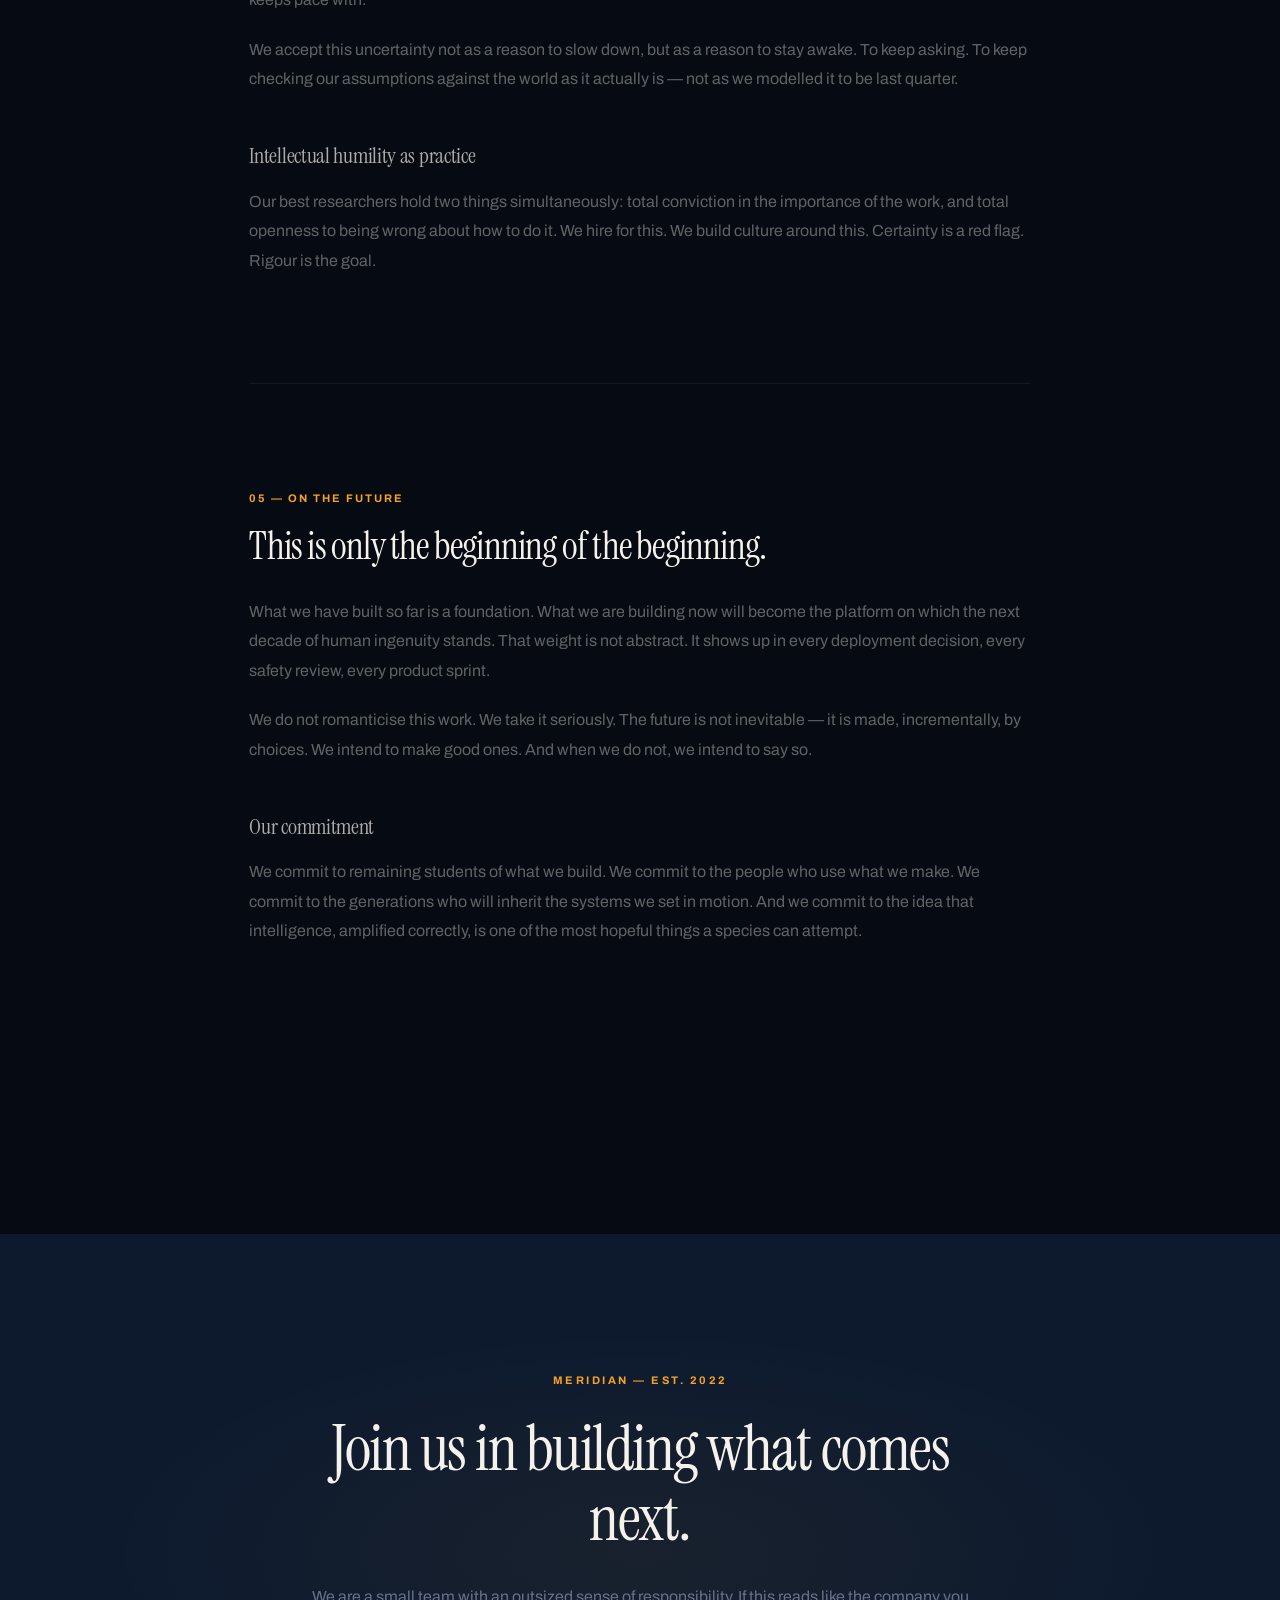
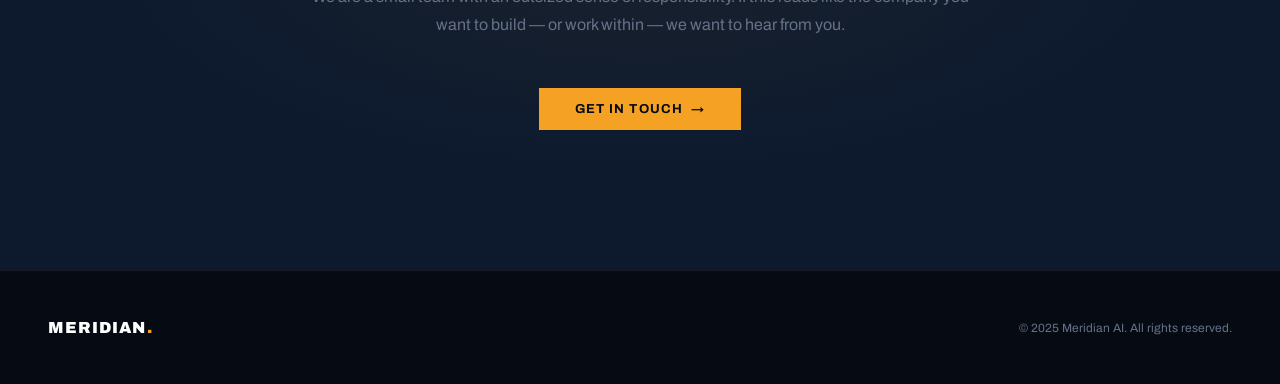
<file: meridian-manifesto.html>
<!DOCTYPE html>
<html lang="en">
<head>
  <meta charset="UTF-8">
  <meta name="viewport" content="width=device-width, initial-scale=1.0">
  <title>Meridian — Manifesto</title>
  <link href="https://fonts.googleapis.com/css2?family=Instrument+Serif&family=Archivo:wght@400;500;700;900&family=Nothing+You+Could+Do&display=swap" rel="stylesheet">
  <style>
    /* ─── Tokens ─── */
    :root {
      --navy:       #060B13;
      --navy-mid:   #0D1A2E;
      --amber:      #F5A124;
      --warm-white: #F5F1EB;
      --ink:        #0E121B;
      --steel:      #66718A;
      --mist:       #E8E2D9;
      --white:      #FFFFFF;
      --font-display: 'Instrument Serif', serif;
      --font-body:    'Archivo', sans-serif;
      --font-script:  'Nothing You Could Do', cursive;

      /* 12-col grid */
      --grid-cols:  12;
      --grid-gap:   24px;
      --grid-max:   1440px;
      --grid-pad:   48px;

      --dur-fast:   150ms;
      --dur-base:   300ms;
      --dur-slow:   700ms;
      --ease-out:   cubic-bezier(0.16, 1, 0.3, 1);
      --ease-spring: cubic-bezier(0.34, 1.56, 0.64, 1);
    }

    *, *::before, *::after { margin: 0; padding: 0; box-sizing: border-box; }
    html { scroll-behavior: smooth; }

    body {
      background: var(--navy);
      color: var(--warm-white);
      font-family: var(--font-body);
      overflow-x: hidden;
    }

    /* ─── Nav ─── */
    nav {
      position: fixed;
      top: 0; left: 0; right: 0;
      z-index: 300;
      padding: 22px var(--grid-pad);
      display: flex;
      justify-content: space-between;
      align-items: center;
      background: rgba(6, 11, 19, 0.90);
      backdrop-filter: blur(16px);
      border-bottom: 1px solid rgba(245, 241, 235, 0.07);
    }

    .logo {
      font-family: var(--font-body);
      font-weight: 900;
      font-size: 20px;
      letter-spacing: 1.2px;
      color: var(--white);
      text-transform: uppercase;
    }
    .logo span { color: var(--amber); }

    .nav-label {
      font-family: var(--font-body);
      font-size: 11px;
      font-weight: 700;
      letter-spacing: 2.5px;
      text-transform: uppercase;
      color: var(--steel);
    }

    /* ─── Hero ─── */
    .hero {
      min-height: 100vh;
      display: flex;
      align-items: center;
      justify-content: center;
      text-align: center;
      padding: 140px var(--grid-pad) 100px;
      position: relative;
      overflow: hidden;
    }

    .hero::before {
      content: '';
      position: absolute; inset: 0;
      background: radial-gradient(ellipse 80% 55% at 50% 40%, rgba(245,161,36,0.07) 0%, transparent 70%);
      pointer-events: none;
    }

    .hero-inner {
      max-width: 960px;
      position: relative;
      z-index: 2;
    }

    .eyebrow {
      font-family: var(--font-body);
      font-size: 11px;
      font-weight: 700;
      letter-spacing: 2.5px;
      text-transform: uppercase;
      color: var(--amber);
      display: block;
      margin-bottom: 36px;
    }

    .hero h1 {
      font-family: var(--font-display);
      font-size: clamp(44px, 7vw, 100px);
      font-weight: 400;
      letter-spacing: -2px;
      line-height: 1.04;
      color: var(--warm-white);
      margin-bottom: 36px;
    }

    .hero-sub {
      font-family: var(--font-body);
      font-size: 17px;
      line-height: 1.75;
      color: var(--steel);
      max-width: 500px;
      margin: 0 auto;
    }

    .amber-line {
      width: 36px;
      height: 2px;
      background: var(--amber);
      margin: 56px auto 0;
    }

    .hero-inner > * {
      animation: fadeUp var(--dur-slow) var(--ease-out) both;
    }
    .hero-inner > *:nth-child(1) { animation-delay: 200ms; }
    .hero-inner > *:nth-child(2) { animation-delay: 360ms; }
    .hero-inner > *:nth-child(3) { animation-delay: 500ms; }
    .hero-inner > *:nth-child(4) { animation-delay: 650ms; }

    /* ═══════════════════════════════════════════════════════════════
       12-COLUMN LAYOUT — two independent layers stacked in wrapper
       ─────────────────────────────────────────────────────────────
       Layer A  z-index 5   quotes-overlay (position: absolute)
                              └─ quotes-mirror grid (same cols/gap)
                                   ├─ .ql  cols 1–4  (left quotes)
                                   └─ .qr  cols 9–12 (right quotes)

       Layer B  z-index 10  manifesto-grid (position: relative)
                              └─ .manifesto-content  cols 3–10

       Cols 3–4 and 9–10 = structural overlap zones
    ═══════════════════════════════════════════════════════════════ */

    .manifesto-wrapper {
      background: var(--navy);
      position: relative;
    }

    /* ── Layer A: quote overlay — BEHIND content ── */
    .quotes-overlay {
      position: absolute;
      inset: 0;
      z-index: 5;          /* behind content layer */
      pointer-events: none;
    }

    /* Mirror the same 12-col grid so quotes align perfectly.
       grid-template-rows: 1fr forces the single row to fill the full
       container height — without it, rows with only position:absolute
       children collapse to 0px, breaking all top:X% quote positions. */
    .quotes-mirror {
      display: grid;
      grid-template-columns: repeat(12, 1fr);
      grid-template-rows: 1fr;   /* ← fills full overlay height */
      column-gap: var(--grid-gap);
      max-width: var(--grid-max);
      margin: 0 auto;
      padding: 0 var(--grid-pad);
      height: 100%;
    }

    .ql {
      grid-column: 1 / 5;   /* cols 1–4, overlaps content cols 3–4 */
      position: relative;
      height: 100%;          /* ← inherit the 1fr row height */
    }
    .qr {
      grid-column: 9 / 13;  /* cols 9–12, overlaps content cols 9–10 */
      position: relative;
      height: 100%;          /* ← inherit the 1fr row height */
    }

    /* ── Layer B: content grid — IN FRONT of quotes ── */
    .manifesto-grid {
      display: grid;
      grid-template-columns: repeat(12, 1fr);
      column-gap: var(--grid-gap);
      max-width: var(--grid-max);
      margin: 0 auto;
      padding: 0 var(--grid-pad);
      position: relative;
      z-index: 10;         /* in front of quote layer */
    }

    .manifesto-content {
      grid-column: 3 / 11; /* centre 8 cols */
      padding: 140px 0 180px;
    }

    /* ─── Manifesto typography ─── */
    .manifesto-section { margin-bottom: 108px; }

    .section-number {
      font-family: var(--font-body);
      font-size: 11px;
      font-weight: 700;
      letter-spacing: 2px;
      text-transform: uppercase;
      color: var(--amber);
      display: block;
      margin-bottom: 20px;
    }

    .manifesto-section h2 {
      font-family: var(--font-display);
      font-size: clamp(26px, 3vw, 42px);
      font-weight: 400;
      letter-spacing: -0.8px;
      line-height: 1.15;
      color: var(--warm-white);
      margin-bottom: 28px;
    }

    .manifesto-section h3 {
      font-family: var(--font-display);
      font-size: 22px;
      font-weight: 400;
      letter-spacing: -0.3px;
      line-height: 1.3;
      color: rgba(245, 241, 235, 0.70);
      margin-top: 48px;
      margin-bottom: 16px;
    }

    /* ↓ Body text made lighter ↓ */
    .manifesto-section p {
      font-family: var(--font-body);
      font-size: 16px;
      line-height: 1.85;
      color: rgba(245, 241, 235, 0.38);
      margin-bottom: 20px;
    }

    .manifesto-divider {
      width: 100%;
      height: 1px;
      background: rgba(245, 241, 235, 0.06);
      margin-bottom: 108px;
    }

    /* ═══════════════════════════════════════════════════════════════
       PARALLAX BLOCK QUOTES
       Primary:  CSS Scroll-Driven Animations — runs off the main
                 thread, frame-perfect, zero JS jank.
       Fallback: rAF + clamped offset for Safari / older browsers.
    ═══════════════════════════════════════════════════════════════ */

    .pquote {
      position: absolute;
      font-family: var(--font-script);
      color: var(--amber);
      opacity: 0.82;
      line-height: 1.3;
      pointer-events: none;
      width: 100%;
    }

    .ql .pquote { right: 0; text-align: right; }
    .qr .pquote { left: 0;  text-align: left;  }

    /* Base positions + rotations + sizes */
    .pquote-1 { font-size: clamp(28px, 3vw,   53px); top:  5%; transform: rotate(-3deg);   }
    .pquote-2 { font-size: clamp(28px, 3vw,   53px); top: 24%; transform: rotate(2.5deg);  }
    .pquote-3 { font-size: clamp(25px, 2.6vw, 45px); top: 47%; transform: rotate(-2deg);   }
    .pquote-4 { display: none; }
    .pquote-5 { display: none; }

    /* ── CSS Scroll-Driven Animations (Chrome 115+) ──────────────────
       Each quote animates from translateY(0) → translateY(Npx) over
       the page scroll range starting when the manifesto section enters
       view (~16 % of total scroll). Different N values = different
       apparent scroll speeds = genuine depth layering.
       Rotations are preserved in every keyframe so they're never lost. */
    @supports (animation-timeline: scroll()) {

      /* translateY target determines apparent scroll speed:
           apparent speed = (3650 − N) ÷ 3650
         pq1  N=1800 → ~51% content speed
         pq2  N=2400 → ~34% content speed  (slowest — most "background")
         pq3  N=1500 → ~59% content speed
         pq4  N=2200 → ~40% content speed
         pq5  N=1700 → ~53% content speed                               */
      @keyframes pq1 {
        from { transform: translateY(0px)    rotate(-3deg);   }
        to   { transform: translateY(1800px) rotate(-3deg);   }
      }
      @keyframes pq2 {
        from { transform: translateY(0px)    rotate(2.5deg);  }
        to   { transform: translateY(2400px) rotate(2.5deg);  }
      }
      @keyframes pq3 {
        from { transform: translateY(0px)    rotate(-2deg);   }
        to   { transform: translateY(1500px) rotate(-2deg);   }
      }
      /* animation-range 16% = approx. when wrapper (offsetTop ~716px)
         enters the viewport on a ~4345px max-scroll page             */
      .pquote-1 {
        animation: pq1 linear both;
        animation-timeline: scroll(root);
        animation-range: 16% 100%;
      }
      .pquote-2 {
        animation: pq2 linear both;
        animation-timeline: scroll(root);
        animation-range: 16% 100%;
      }
      .pquote-3 {
        animation: pq3 linear both;
        animation-timeline: scroll(root);
        animation-range: 16% 100%;
      }
    }

    /* ─── Closing ─── */
    .closing {
      background: var(--navy-mid);
      padding: 140px var(--grid-pad);
      text-align: center;
      position: relative;
      overflow: hidden;
    }

    .closing::before {
      content: '';
      position: absolute; inset: 0;
      background: radial-gradient(ellipse 60% 50% at 50% 50%, rgba(245,161,36,0.05) 0%, transparent 70%);
      pointer-events: none;
    }

    .closing-inner {
      max-width: 660px;
      margin: 0 auto;
      position: relative;
      z-index: 2;
    }

    .closing h2 {
      font-family: var(--font-display);
      font-size: clamp(32px, 5vw, 64px);
      font-weight: 400;
      letter-spacing: -1.5px;
      line-height: 1.1;
      color: var(--warm-white);
      margin-bottom: 28px;
    }

    .closing p {
      font-family: var(--font-body);
      font-size: 16px;
      line-height: 1.8;
      color: var(--steel);
      margin-bottom: 48px;
    }

    .btn-primary {
      display: inline-block;
      font-family: var(--font-body);
      font-weight: 700;
      font-size: 13px;
      letter-spacing: 1.1px;
      text-transform: uppercase;
      background: var(--amber);
      color: var(--navy);
      padding: 14px 36px;
      text-decoration: none;
      transition: transform var(--dur-base) var(--ease-spring);
    }
    .btn-primary:hover  { transform: scale(1.03); }
    .btn-primary:active { transform: scale(0.97); }

    /* ─── Footer ─── */
    footer {
      background: var(--navy);
      padding: 48px var(--grid-pad);
      border-top: 1px solid rgba(245, 241, 235, 0.07);
      display: flex;
      justify-content: space-between;
      align-items: center;
    }

    .footer-logo {
      font-family: var(--font-body);
      font-weight: 900;
      font-size: 16px;
      letter-spacing: 1.2px;
      color: var(--white);
      text-transform: uppercase;
    }

    .footer-copy {
      font-family: var(--font-body);
      font-size: 12px;
      color: var(--steel);
    }

    /* ─── Scroll reveal ─── */
    .scroll-item {
      opacity: 0;
      transform: translateY(28px);
      transition: opacity var(--dur-slow) var(--ease-out),
                  transform var(--dur-slow) var(--ease-out);
    }
    .scroll-item.visible { opacity: 1; transform: translateY(0); }
    .scroll-item:nth-child(2) { transition-delay: 70ms; }
    .scroll-item:nth-child(3) { transition-delay: 140ms; }
    .scroll-item:nth-child(4) { transition-delay: 210ms; }
    .scroll-item:nth-child(5) { transition-delay: 280ms; }
    .scroll-item:nth-child(6) { transition-delay: 350ms; }
    .scroll-item:nth-child(7) { transition-delay: 420ms; }

    /* ─── Keyframes ─── */
    @keyframes fadeUp {
      from { opacity: 0; transform: translateY(24px); }
      to   { opacity: 1; transform: translateY(0); }
    }
    @keyframes fadeIn {
      from { opacity: 0; }
      to   { opacity: 1; }
    }

    @media (prefers-reduced-motion: reduce) {
      *, *::before, *::after {
        animation-duration: 0.01ms !important;
        transition-duration: 0.01ms !important;
      }
    }

    /* ─── Responsive: tighten grid at ≤1200px ─── */
    @media (max-width: 1200px) {
      :root {
        --grid-pad: 32px;
        --grid-gap: 16px;
      }
    }

    /* Collapse to single column at ≤720px */
    @media (max-width: 720px) {
      :root { --grid-pad: 24px; }

      nav { padding: 20px 24px; }

      .manifesto-grid {
        display: block;
        padding: 0 24px;
      }

      .manifesto-content {
        padding: 80px 0 100px;
      }

      /* Hide quote overlay on mobile */
      .quotes-overlay { display: none; }

      footer {
        flex-direction: column;
        gap: 16px;
        text-align: center;
        padding: 40px 24px;
      }
    }
  </style>
</head>
<body>

  <!-- ── Nav ── -->
  <nav>
    <div class="logo">Meridian<span>.</span></div>
    <span class="nav-label">Manifesto — 2025</span>
  </nav>

  <!-- ── Hero ── -->
  <section class="hero">
    <div class="hero-inner">
      <span class="eyebrow">Meridian AI — A Statement of Intent</span>
      <h1>We are here<br>to augment what<br>it means to think.</h1>
      <p class="hero-sub">This is our manifesto. A statement of belief, responsibility, and direction. Not a roadmap — a reckoning.</p>
      <div class="amber-line"></div>
    </div>
  </section>

  <!-- ═══════════════════════════════════════════════════════════════
       12-COLUMN MANIFESTO + PARALLAX QUOTES
       Layer A (z-5,  absolute): quotes-overlay
         .ql  cols 1–4   left quotes
         .qr  cols 9–12  right quotes
       Layer B (z-10, relative): manifesto-grid
         .manifesto-content  cols 3–10
       Overlap zones: cols 3–4 (left) and cols 9–10 (right)
  ═══════════════════════════════════════════════════════════════ -->
  <section class="manifesto-wrapper" id="manifesto">

    <!-- ── Layer A: quote overlay (behind content) ── -->
    <div class="quotes-overlay" aria-hidden="true">
      <div class="quotes-mirror">
        <!-- Left: cols 1–4 -->
        <div class="ql">
          <div class="pquote pquote-1" data-speed="0.30">"Intelligence is not a destination."</div>
          <div class="pquote pquote-3" data-speed="0.18">"The machine learns. So do we."</div>
        </div>
        <!-- Right: cols 9–12 -->
        <div class="qr">
          <div class="pquote pquote-2" data-speed="0.46">"We build what we cannot yet imagine."</div>
        </div>
      </div>
    </div>

    <!-- ── Layer B: content grid (in front of quotes) ── -->
    <div class="manifesto-grid">
      <div class="manifesto-content">

        <div class="manifesto-section scroll-item">
          <span class="section-number">01 — On Intelligence</span>
          <h2>Intelligence is not a property of machines.</h2>
          <p>We have spent decades confusing capability for cognition. Speed for understanding. Pattern for meaning. The models we build do not think — they approximate. And in that approximation, they reflect everything we have ever written, believed, feared, and hoped.</p>
          <p>This is not a limitation. It is a mirror. And like all mirrors, what we see in it depends entirely on who is looking.</p>
          <h3>The measure of intelligence</h3>
          <p>We do not believe intelligence should be measured by what a machine can do alone. We measure it by what becomes possible when humans and machines reason together. The bar is not Turing. The bar is us, extended — sharper, faster, more precise, but still unmistakably human in its aims.</p>
        </div>

        <div class="manifesto-divider scroll-item"></div>

        <div class="manifesto-section scroll-item">
          <span class="section-number">02 — On Responsibility</span>
          <h2>To build is to be accountable.</h2>
          <p>Every system we deploy carries weight. It carries the weight of the decisions it will shape, the voices it will amplify, and the futures it will make more or less possible. We do not get to opt out of this by calling it neutral technology.</p>
          <p>There is no neutral. There is only deliberate or careless. We choose deliberate — every time, in every line of code, in every product decision, in every conversation we choose not to have because the model wasn't ready.</p>
          <h3>What we owe</h3>
          <p>We owe our users transparency about what our systems can and cannot do. We owe our society a rigorous commitment to harm reduction. We owe ourselves the intellectual honesty to admit when we are wrong, retrain, and return. Accountability is not a PR posture. It is an engineering requirement.</p>
        </div>

        <div class="manifesto-divider scroll-item"></div>

        <div class="manifesto-section scroll-item">
          <span class="section-number">03 — On Augmentation</span>
          <h2>We do not build to replace. We build to extend.</h2>
          <p>The most profound advances in human history did not make humans obsolete. Writing externalised memory. Mathematics formalised intuition. The internet distributed knowledge. Each tool made the human more capable — not less necessary.</p>
          <p>We believe AI belongs in this lineage. Not as a replacement for judgment, creativity, or care — but as infrastructure for them.</p>
          <h3>The human remains the point</h3>
          <p>When a doctor uses our system to surface a pattern they missed, they are still the doctor. When a writer uses our tools to break through a block, they are still the writer. The thought belongs to the person. We are the shovel, not the gardener. We will never let this be reversed.</p>
        </div>

        <div class="manifesto-divider scroll-item"></div>

        <div class="manifesto-section scroll-item">
          <span class="section-number">04 — On the Unknown</span>
          <h2>We build what we cannot yet fully see.</h2>
          <p>We would be lying if we claimed complete certainty about where this leads. No one in this field can. The trajectory is real, the implications are vast, and the timelines compress faster than our moral reasoning often keeps pace with.</p>
          <p>We accept this uncertainty not as a reason to slow down, but as a reason to stay awake. To keep asking. To keep checking our assumptions against the world as it actually is — not as we modelled it to be last quarter.</p>
          <h3>Intellectual humility as practice</h3>
          <p>Our best researchers hold two things simultaneously: total conviction in the importance of the work, and total openness to being wrong about how to do it. We hire for this. We build culture around this. Certainty is a red flag. Rigour is the goal.</p>
        </div>

        <div class="manifesto-divider scroll-item"></div>

        <div class="manifesto-section scroll-item">
          <span class="section-number">05 — On the Future</span>
          <h2>This is only the beginning of the beginning.</h2>
          <p>What we have built so far is a foundation. What we are building now will become the platform on which the next decade of human ingenuity stands. That weight is not abstract. It shows up in every deployment decision, every safety review, every product sprint.</p>
          <p>We do not romanticise this work. We take it seriously. The future is not inevitable — it is made, incrementally, by choices. We intend to make good ones. And when we do not, we intend to say so.</p>
          <h3>Our commitment</h3>
          <p>We commit to remaining students of what we build. We commit to the people who use what we make. We commit to the generations who will inherit the systems we set in motion. And we commit to the idea that intelligence, amplified correctly, is one of the most hopeful things a species can attempt.</p>
        </div>

      </div><!-- /manifesto-content -->
    </div><!-- /manifesto-grid -->

  </section>

  <!-- ── Closing ── -->
  <section class="closing">
    <div class="closing-inner">
      <span class="eyebrow" style="display:block;margin-bottom:28px;letter-spacing:2.5px;">Meridian — Est. 2022</span>
      <h2>Join us in building what comes next.</h2>
      <p>We are a small team with an outsized sense of responsibility. If this reads like the company you want to build — or work within — we want to hear from you.</p>
      <a href="#" class="btn-primary">Get in Touch &nbsp;→</a>
    </div>
  </section>

  <!-- ── Footer ── -->
  <footer>
    <div class="footer-logo">Meridian<span style="color:var(--amber);">.</span></div>
    <span class="footer-copy">© 2025 Meridian AI. All rights reserved.</span>
  </footer>

  <script>
    // ── Parallax fallback (Safari / browsers without CSS SDA) ─────────
    // If CSS Scroll-Driven Animations are supported the @supports block
    // in the stylesheet handles everything off the main thread — no JS
    // needed. This block only runs on unsupported browsers.
    //
    // Formula: offset = max(0, scrollY − wrapTop) × (1 − speed)
    //   Clamped to 0 so quotes never blast upward into the hero.
    if (!CSS.supports('animation-timeline', 'scroll()')) {

      const ROT = { 'pquote-1':-3, 'pquote-2':2.5, 'pquote-3':-2 };
      const SPD = { 'pquote-1':0.30, 'pquote-2':0.46, 'pquote-3':0.18 };
      function val(map, el) {
        for (const [c,v] of Object.entries(map)) { if (el.classList.contains(c)) return v; }
        return 0;
      }

      const quotes  = document.querySelectorAll('.pquote');
      const wrapper = document.getElementById('manifesto');
      let wrapTop = 0, rafId = null;

      function applyParallax() {
        const rel = Math.max(0, window.scrollY - wrapTop);
        quotes.forEach(q => {
          const offset = rel * (1 - val(SPD, q));
          q.style.transform = `translateY(${offset}px) rotate(${val(ROT,q)}deg)`;
        });
        rafId = null;
      }

      window.addEventListener('scroll', () => {
        if (!rafId) rafId = requestAnimationFrame(applyParallax);
      }, { passive: true });

      function init() {
        wrapTop = wrapper.getBoundingClientRect().top + window.scrollY;
        applyParallax();
      }
      if (document.readyState === 'complete') init();
      else window.addEventListener('load', init);

      window.addEventListener('resize', () => {
        wrapTop = wrapper.getBoundingClientRect().top + window.scrollY;
        if (!rafId) rafId = requestAnimationFrame(applyParallax);
      });
    }

    // ── Scroll reveal (all browsers) ──────────────────────────────────
    const revealObserver = new IntersectionObserver(entries => {
      entries.forEach(e => {
        if (e.isIntersecting) { e.target.classList.add('visible'); revealObserver.unobserve(e.target); }
      });
    }, { threshold: 0.08 });
    document.querySelectorAll('.scroll-item').forEach(el => revealObserver.observe(el));
  </script>

</body>
</html>
</file>
